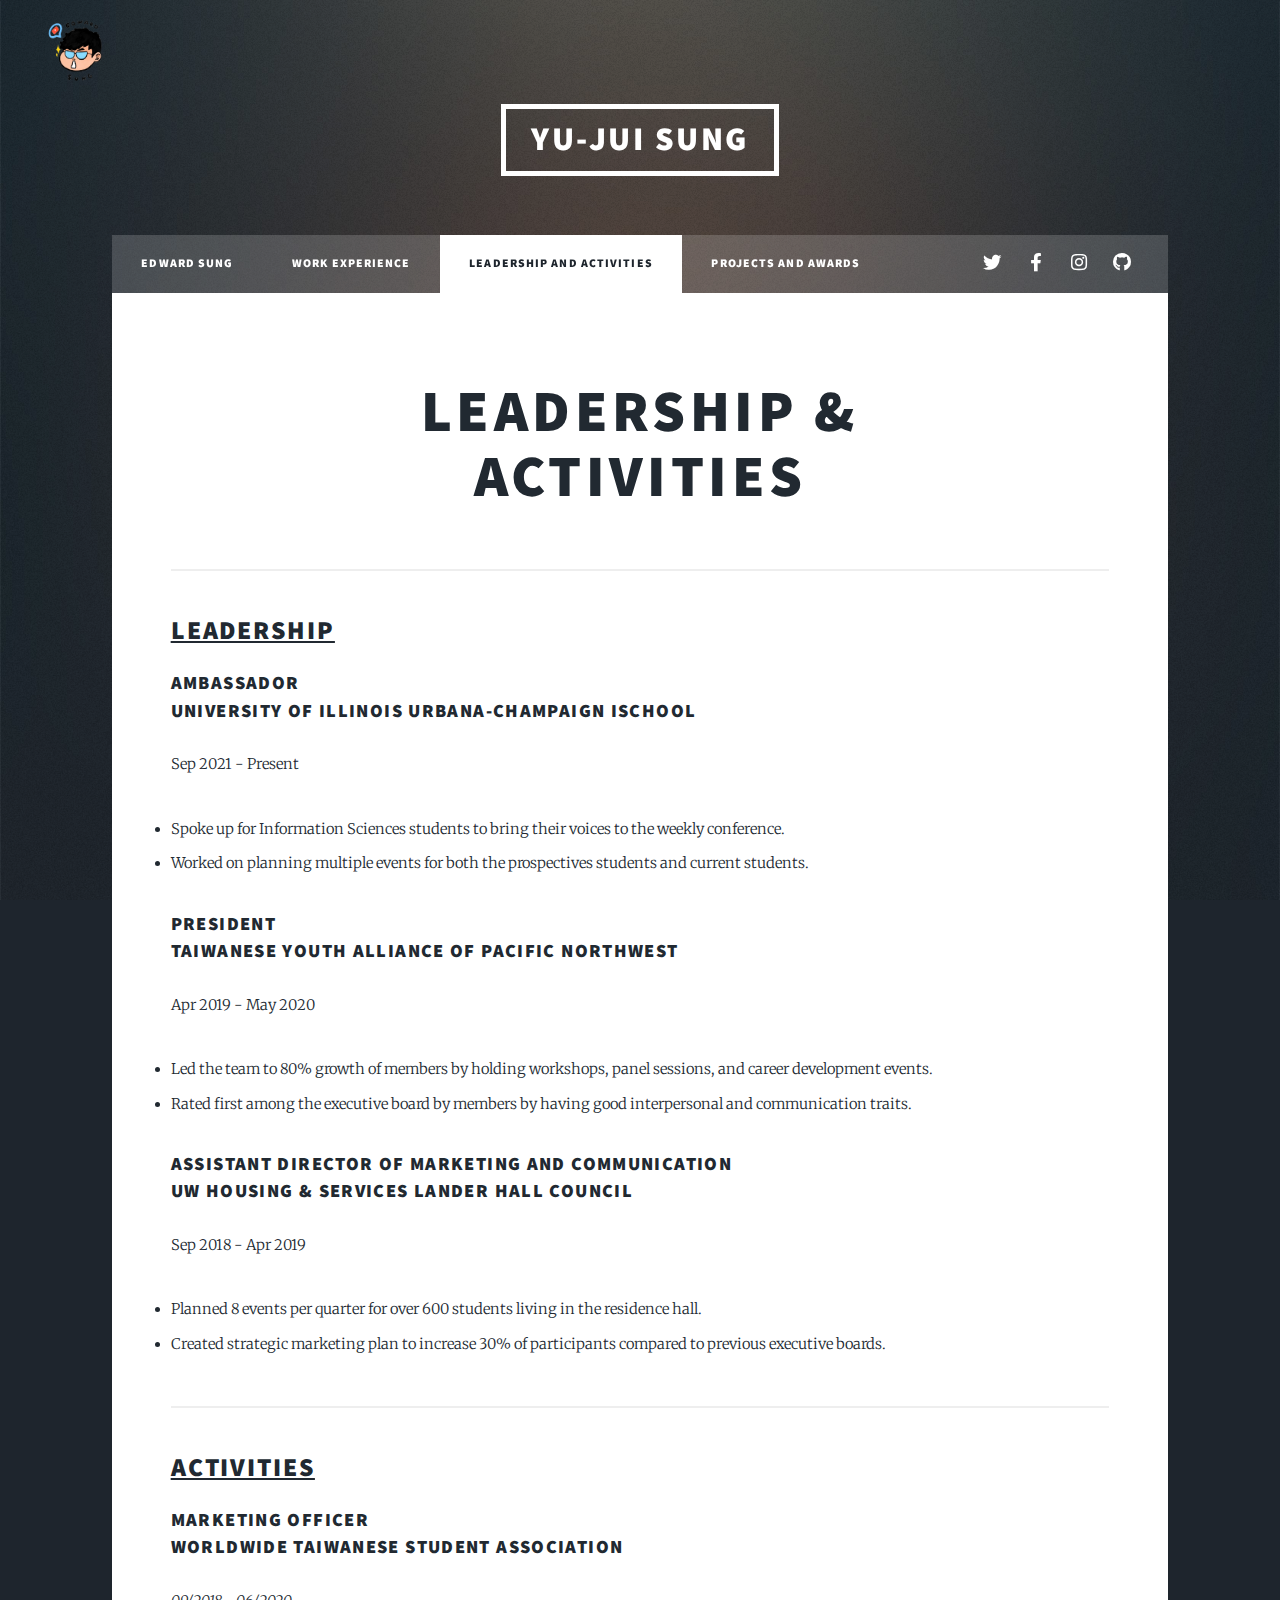
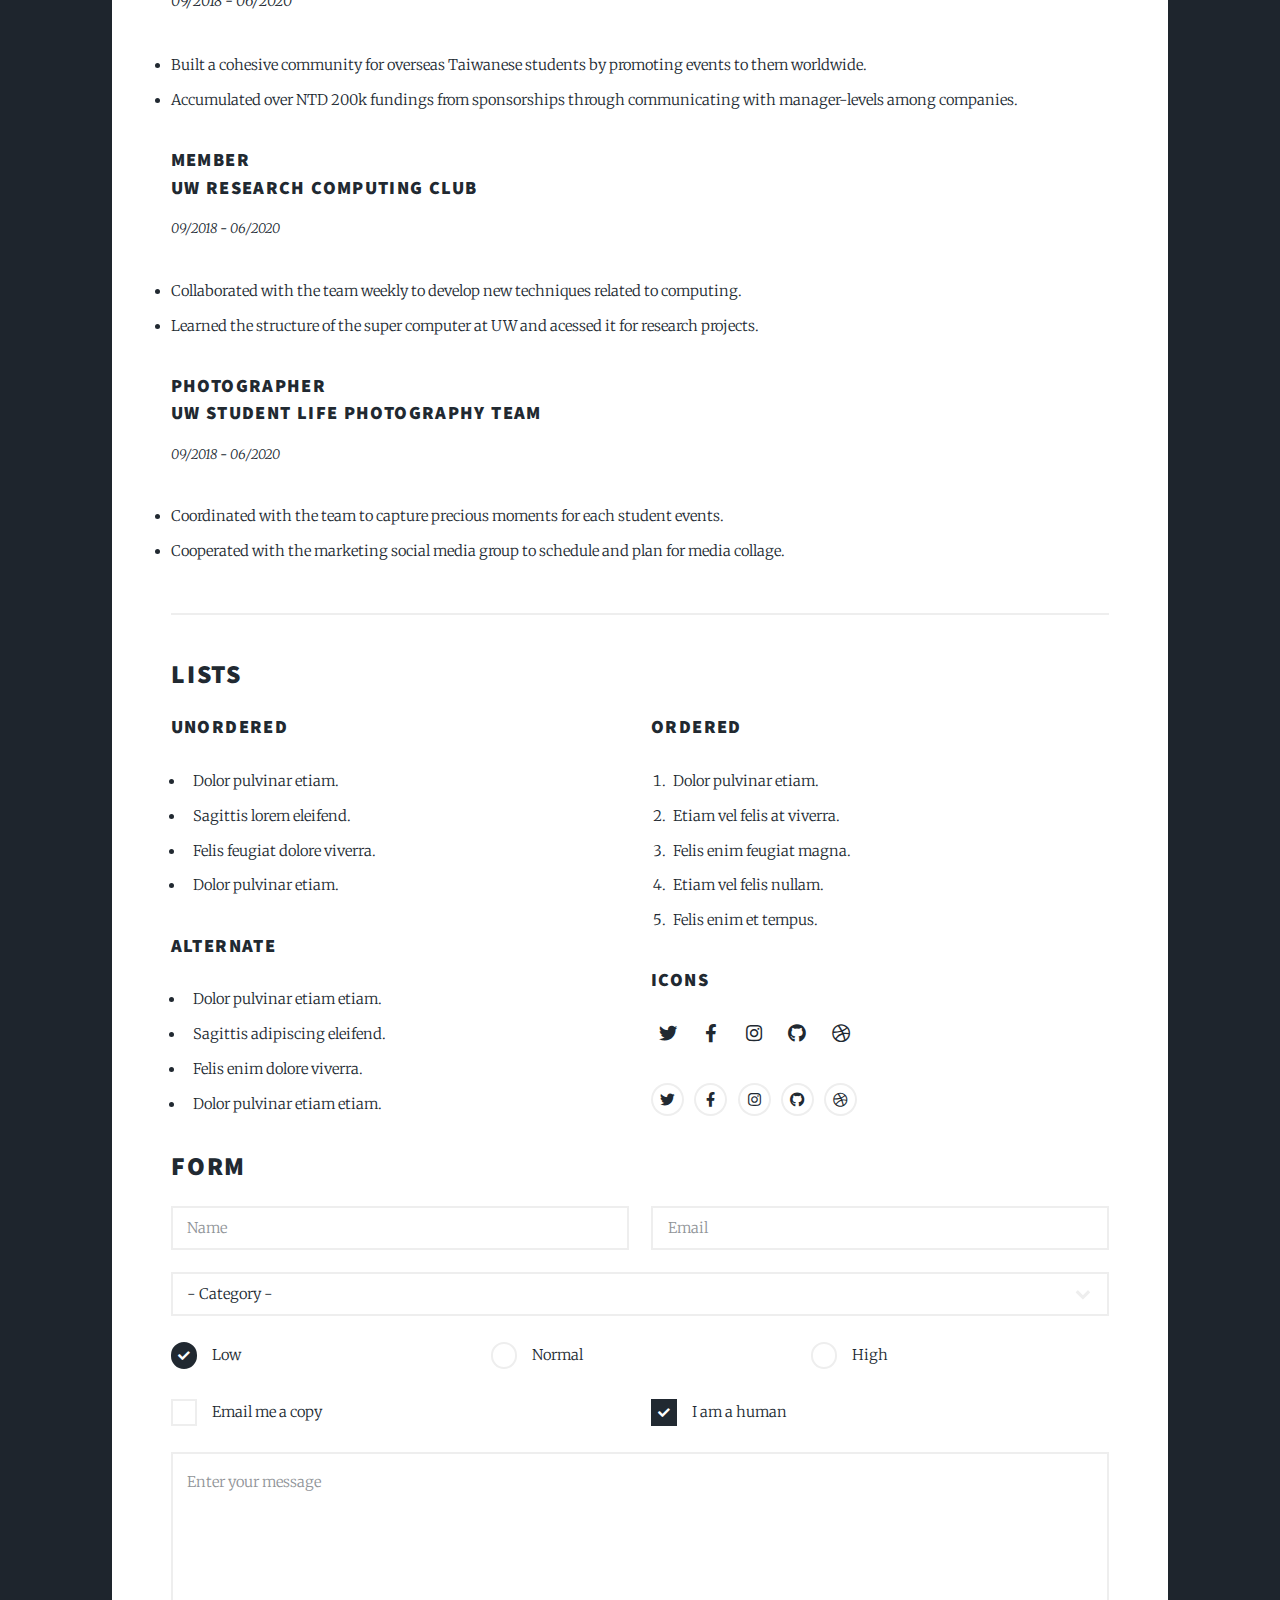
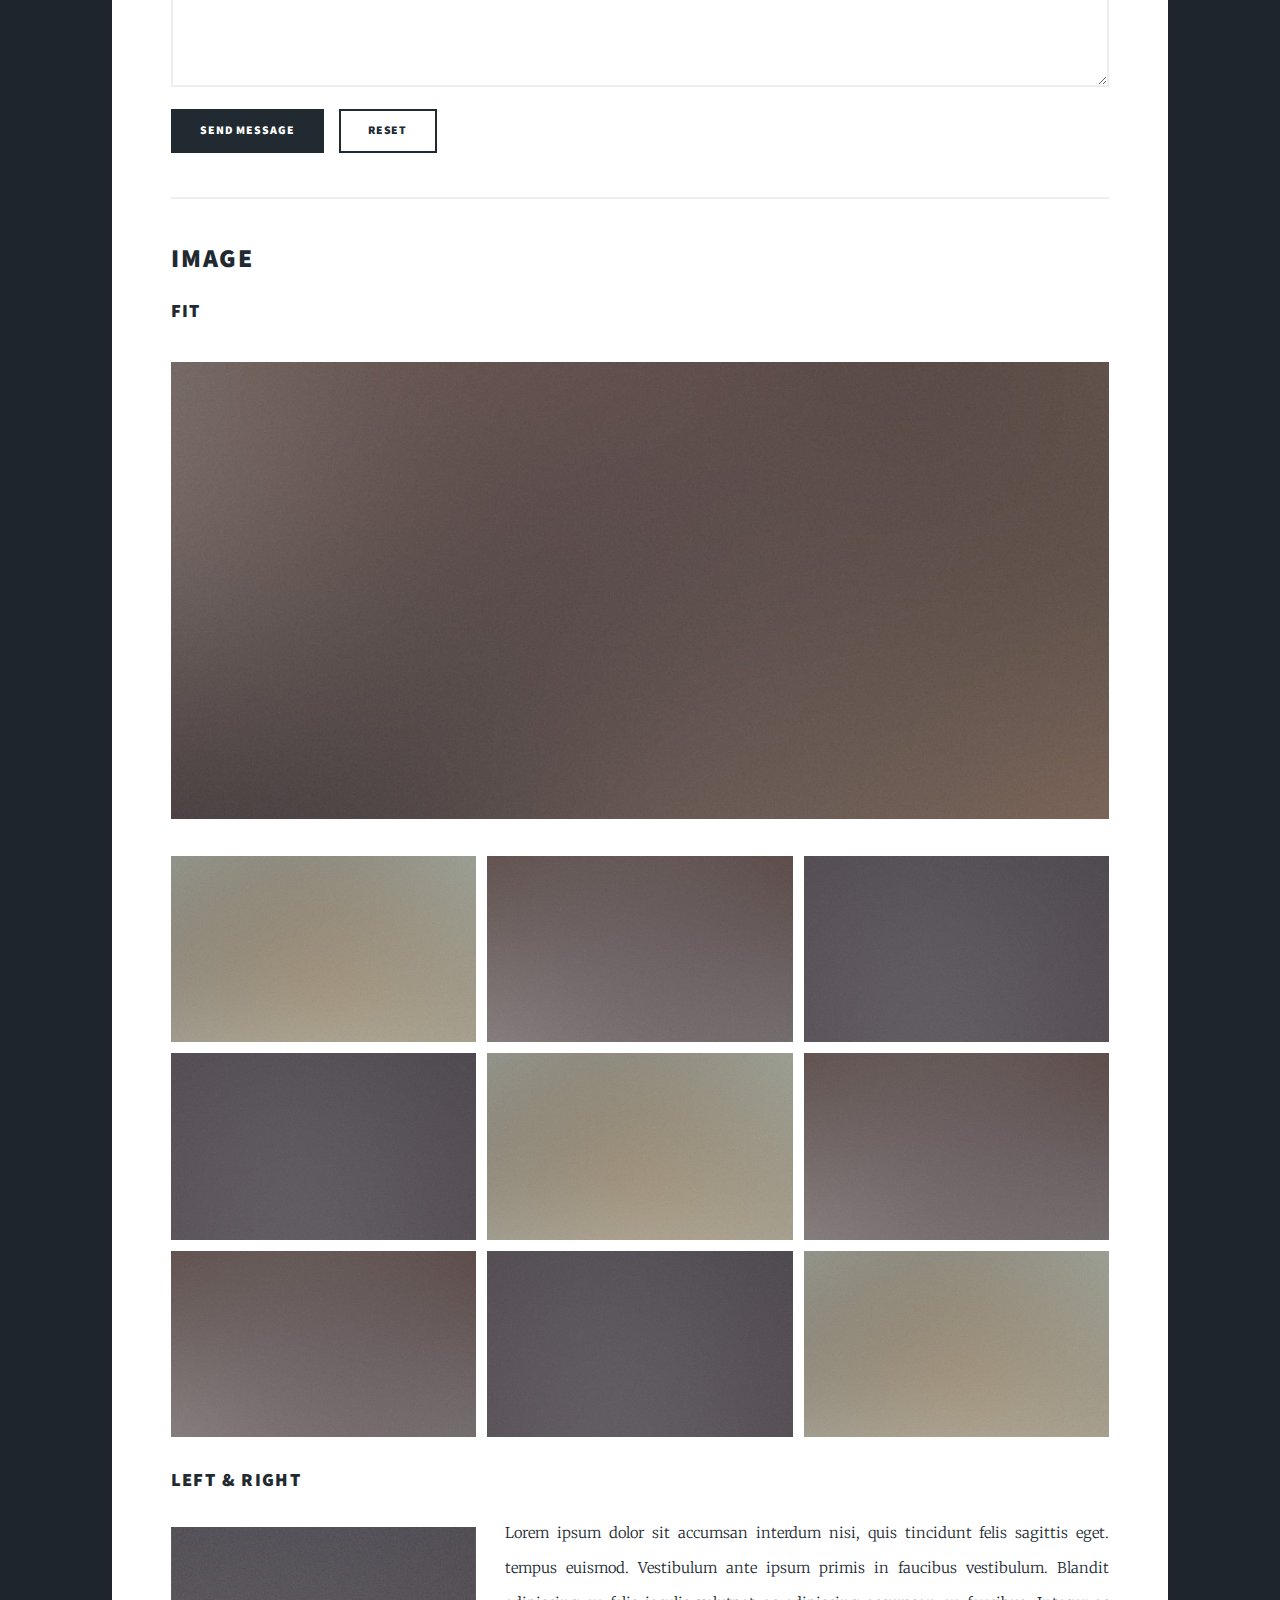
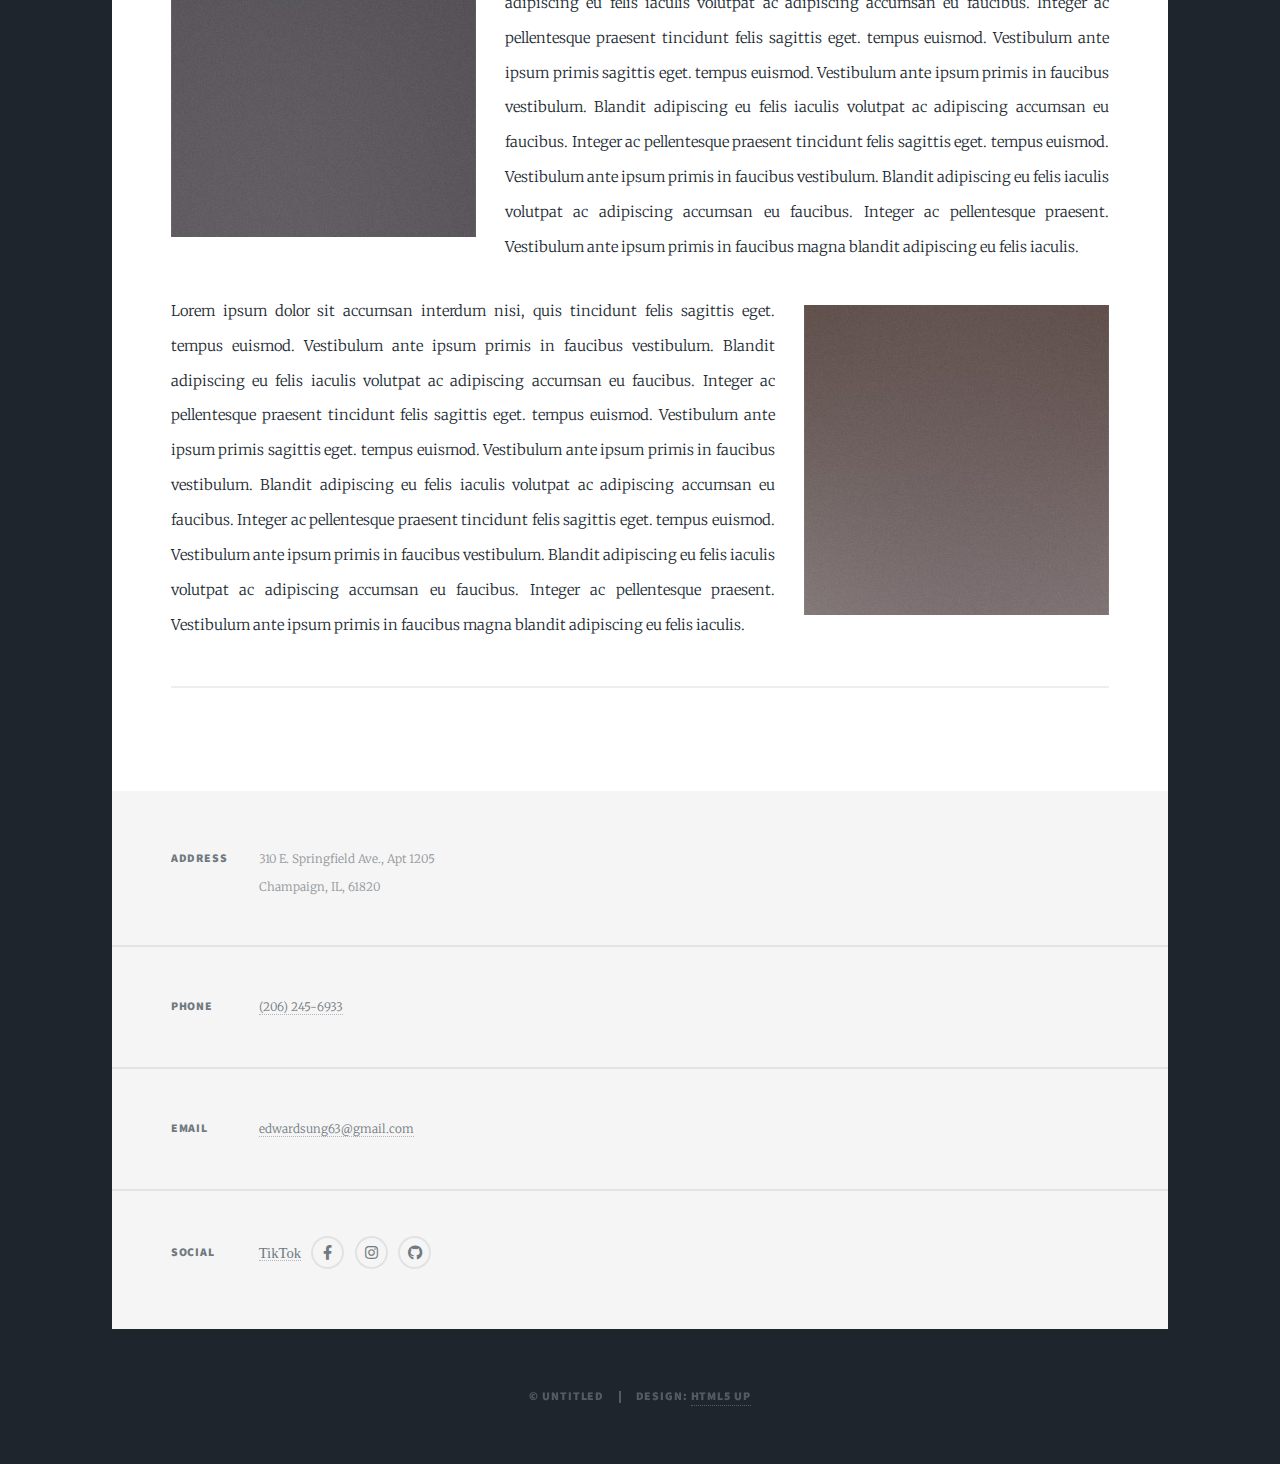
<file: elements.html>
<!DOCTYPE HTML>
<!--
	Massively by HTML5 UP
	html5up.net | @ajlkn
	Free for personal and commercial use under the CCA 3.0 license (html5up.net/license)
-->
<html>
	<head>
		<!-- Global site tag (gtag.js) - Google Analytics -->
		<script async src="https://www.googletagmanager.com/gtag/js?id=G-CR6X6RD05B"></script>
		<script>
		window.dataLayer = window.dataLayer || [];
		function gtag(){dataLayer.push(arguments);}
		gtag('js', new Date());

		gtag('config', 'G-CR6X6RD05B');
		</script>


		<title>Leadership and Awards</title>
		<meta charset="utf-8" />
		<meta name="viewport" content="width=device-width, initial-scale=1, user-scalable=no" />
		<link rel="stylesheet" href="assets/css/main.css" />
		<noscript><link rel="stylesheet" href="assets/css/noscript.css" /></noscript>
	</head>
	<body class="is-preload">

		<!-- Wrapper -->
			<div id="wrapper">
				<div id="logo"> 
					<img src="images/logo.png" width = "80" height = "80"> 
				</div> 
				<!-- Header -->
					<header id="header">
						<a href="index.html" class="logo">Yu-Jui Sung</a>
					</header>

				<!-- Nav -->
					<nav id="nav">
						<ul class="links">
							<li><a href="index.html">Edward Sung</a></li>
							<li><a href="generic.html">Work Experience</a></li>
							<li class="active"><a href="elements.html">Leadership and Activities</a></li>
							<li><a href="projects.html">Projects and Awards</a></li>
						</ul>
						<ul class="icons">
							<li><a href="#" class="icon brands fa-twitter"><span class="label">Twitter</span></a></li>
							<li><a href="#" class="icon brands fa-facebook-f"><span class="label">Facebook</span></a></li>
							<li><a href="#" class="icon brands fa-instagram"><span class="label">Instagram</span></a></li>
							<li><a href="#" class="icon brands fa-github"><span class="label">GitHub</span></a></li>
						</ul>
					</nav>

				<!-- Main -->
					<div id="main">

						<!-- Post -->
							<section class="post">
								<header class="major">
									<h1>Leadership & <br />
									Activities</h1>
								</header>
								<hr>
								<!-- Text stuff -->
								<h2><u>Leadership</u></h2>
									<h3>Ambassador </br>
									University of Illinois Urbana-Champaign iSchool</h3>
									<p>Sep 2021 - Present</p>
									<p>
										<li>Spoke up for Information Sciences students to bring their voices to the weekly conference.</li>
										<li>Worked on planning multiple events for both the prospectives students and current students.</li>
									</p>
									<h3>President </br>
									Taiwanese Youth Alliance of Pacific Northwest</h3>
									<p>Apr 2019 - May 2020</p>
									<p>
										<li>Led the team to 80% growth of members by holding workshops, panel sessions, and career development events.</li>
										<li>Rated first among the executive board by members by having good interpersonal and communication traits.</li>
									</p>
									<h3>Assistant Director of Marketing and Communication </br>
									UW Housing & Services Lander Hall Council</h3>
									<p>Sep 2018 - Apr 2019</p>
									<p>
										<li>Planned 8 events per quarter for over 600 students living in the residence hall.</li>
										<li>Created strategic marketing plan to increase 30% of participants compared to previous executive boards.</li>
									</p>

									<hr>
								
										<header>
											<h2><u>Activities</u></h2>
												<dt><h3>Marketing Officer</br>
													Worldwide Taiwanese Student Association</h3></dt>
												<p>09/2018 - 06/2020</p>
												<dd>
													<p>
														<li>Built a cohesive community for overseas Taiwanese students by promoting events to them worldwide.</li>
														<li>Accumulated over NTD 200k fundings from sponsorships through communicating with manager-levels among companies.</li>
													</p>
												</dd>
												<h3>Member</br>
													UW Research Computing Club</h3>
												<p>09/2018 - 06/2020</p>
												<p>
													<li>Collaborated with the team weekly to develop new techniques related to computing.</li>
													<li>Learned the structure of the super computer at UW and acessed it for research projects.</li>
												</p>
												<h3>Photographer </br>
													UW Student Life Photography Team</h3>
												<p>09/2018 - 06/2020</p>
												<p>
													<li>Coordinated with the team to capture precious moments for each student events.</li>
													<li>Cooperated with the marketing social media group to schedule and plan for media collage.</li>
												</p>
										</header>
	
									</dl>
									
									<hr />

								<!-- Lists -->
									<h2>Lists</h2>
									<div class="row">
										<div class="col-6 col-12-small">

											<h3>Unordered</h3>
											<ul>
												<li>Dolor pulvinar etiam.</li>
												<li>Sagittis lorem eleifend.</li>
												<li>Felis feugiat dolore viverra.</li>
												<li>Dolor pulvinar etiam.</li>
											</ul>

											<h3>Alternate</h3>
											<ul class="alt">
												<li>Dolor pulvinar etiam etiam.</li>
												<li>Sagittis adipiscing eleifend.</li>
												<li>Felis enim dolore viverra.</li>
												<li>Dolor pulvinar etiam etiam.</li>
											</ul>

										</div>
										<div class="col-6 col-12-small">

											<h3>Ordered</h3>
											<ol>
												<li>Dolor pulvinar etiam.</li>
												<li>Etiam vel felis at viverra.</li>
												<li>Felis enim feugiat magna.</li>
												<li>Etiam vel felis nullam.</li>
												<li>Felis enim et tempus.</li>
											</ol>

											<h3>Icons</h3>
											<ul class="icons">
												<li><a href="#" class="icon brands fa-twitter"><span class="label">Twitter</span></a></li>
												<li><a href="#" class="icon brands fa-facebook-f"><span class="label">Facebook</span></a></li>
												<li><a href="#" class="icon brands fa-instagram"><span class="label">Instagram</span></a></li>
												<li><a href="#" class="icon brands fa-github"><span class="label">Github</span></a></li>
												<li><a href="#" class="icon brands fa-dribbble"><span class="label">Dribbble</span></a></li>
											</ul>
											<ul class="icons alt">
												<li><a href="#" class="icon brands alt fa-twitter"><span class="label">Twitter</span></a></li>
												<li><a href="#" class="icon brands alt fa-facebook-f"><span class="label">Facebook</span></a></li>
												<li><a href="#" class="icon brands alt fa-instagram"><span class="label">Instagram</span></a></li>
												<li><a href="#" class="icon brands alt fa-github"><span class="label">Github</span></a></li>
												<li><a href="#" class="icon brands alt fa-dribbble"><span class="label">Dribbble</span></a></li>
											</ul>

										</div>
									</div>
								<!-- Form -->
									<h2>Form</h2>

									<form method="post" action="#">
										<div class="row gtr-uniform">
											<div class="col-6 col-12-xsmall">
												<input type="text" name="demo-name" id="demo-name" value="" placeholder="Name" />
											</div>
											<div class="col-6 col-12-xsmall">
												<input type="email" name="demo-email" id="demo-email" value="" placeholder="Email" />
											</div>
											<!-- Break -->
											<div class="col-12">
												<select name="demo-category" id="demo-category">
													<option value="">- Category -</option>
													<option value="1">Manufacturing</option>
													<option value="1">Shipping</option>
													<option value="1">Administration</option>
													<option value="1">Human Resources</option>
												</select>
											</div>
											<!-- Break -->
											<div class="col-4 col-12-small">
												<input type="radio" id="demo-priority-low" name="demo-priority" checked>
												<label for="demo-priority-low">Low</label>
											</div>
											<div class="col-4 col-12-small">
												<input type="radio" id="demo-priority-normal" name="demo-priority">
												<label for="demo-priority-normal">Normal</label>
											</div>
											<div class="col-4 col-12-small">
												<input type="radio" id="demo-priority-high" name="demo-priority">
												<label for="demo-priority-high">High</label>
											</div>
											<!-- Break -->
											<div class="col-6 col-12-small">
												<input type="checkbox" id="demo-copy" name="demo-copy">
												<label for="demo-copy">Email me a copy</label>
											</div>
											<div class="col-6 col-12-small">
												<input type="checkbox" id="demo-human" name="demo-human" checked>
												<label for="demo-human">I am a human</label>
											</div>
											<!-- Break -->
											<div class="col-12">
												<textarea name="demo-message" id="demo-message" placeholder="Enter your message" rows="6"></textarea>
											</div>
											<!-- Break -->
											<div class="col-12">
												<ul class="actions">
													<li><input type="submit" value="Send Message" class="primary" /></li>
													<li><input type="reset" value="Reset" /></li>
												</ul>
											</div>
										</div>
									</form>

									<hr />

								<!-- Image -->
									<h2>Image</h2>

									<h3>Fit</h3>
									<span class="image fit"><img src="images/pic01.jpg" alt="" /></span>
									<div class="box alt">
										<div class="row gtr-50 gtr-uniform">
											<div class="col-4"><span class="image fit"><img src="images/pic02.jpg" alt="" /></span></div>
											<div class="col-4"><span class="image fit"><img src="images/pic03.jpg" alt="" /></span></div>
											<div class="col-4"><span class="image fit"><img src="images/pic04.jpg" alt="" /></span></div>
											<!-- Break -->
											<div class="col-4"><span class="image fit"><img src="images/pic04.jpg" alt="" /></span></div>
											<div class="col-4"><span class="image fit"><img src="images/pic02.jpg" alt="" /></span></div>
											<div class="col-4"><span class="image fit"><img src="images/pic03.jpg" alt="" /></span></div>
											<!-- Break -->
											<div class="col-4"><span class="image fit"><img src="images/pic03.jpg" alt="" /></span></div>
											<div class="col-4"><span class="image fit"><img src="images/pic04.jpg" alt="" /></span></div>
											<div class="col-4"><span class="image fit"><img src="images/pic02.jpg" alt="" /></span></div>
										</div>
									</div>

									<h3>Left &amp; Right</h3>
									<p><span class="image left"><img src="images/pic08.jpg" alt="" /></span>Lorem ipsum dolor sit accumsan interdum nisi, quis tincidunt felis sagittis eget. tempus euismod. Vestibulum ante ipsum primis in faucibus vestibulum. Blandit adipiscing eu felis iaculis volutpat ac adipiscing accumsan eu faucibus. Integer ac pellentesque praesent tincidunt felis sagittis eget. tempus euismod. Vestibulum ante ipsum primis sagittis eget. tempus euismod. Vestibulum ante ipsum primis in faucibus vestibulum. Blandit adipiscing eu felis iaculis volutpat ac adipiscing accumsan eu faucibus. Integer ac pellentesque praesent tincidunt felis sagittis eget. tempus euismod. Vestibulum ante ipsum primis in faucibus vestibulum. Blandit adipiscing eu felis iaculis volutpat ac adipiscing accumsan eu faucibus. Integer ac pellentesque praesent. Vestibulum ante ipsum primis in faucibus magna blandit adipiscing eu felis iaculis.</p>
									<p><span class="image right"><img src="images/pic09.jpg" alt="" /></span>Lorem ipsum dolor sit accumsan interdum nisi, quis tincidunt felis sagittis eget. tempus euismod. Vestibulum ante ipsum primis in faucibus vestibulum. Blandit adipiscing eu felis iaculis volutpat ac adipiscing accumsan eu faucibus. Integer ac pellentesque praesent tincidunt felis sagittis eget. tempus euismod. Vestibulum ante ipsum primis sagittis eget. tempus euismod. Vestibulum ante ipsum primis in faucibus vestibulum. Blandit adipiscing eu felis iaculis volutpat ac adipiscing accumsan eu faucibus. Integer ac pellentesque praesent tincidunt felis sagittis eget. tempus euismod. Vestibulum ante ipsum primis in faucibus vestibulum. Blandit adipiscing eu felis iaculis volutpat ac adipiscing accumsan eu faucibus. Integer ac pellentesque praesent. Vestibulum ante ipsum primis in faucibus magna blandit adipiscing eu felis iaculis.</p>

									<hr />

								</section>

					</div>

				<!-- Footer -->
					<footer id="footer">
						<section class="split contact">
							<section class="alt">
								<h3>Address</h3>
								<p>310 E. Springfield Ave., Apt 1205<br />
								Champaign, IL, 61820</p>
							</section>
							<section>
								<h3>Phone</h3>
								<p><a href="#">(206) 245-6933</a></p>
							</section>
							<section>
								<h3>Email</h3>
								<p><a href="#">edwardsung63@gmail.com</a></p>
							</section>
							<section>
								<h3>Social</h3>
								<ul class="icons alt">
									
									<li><a href="https://www.tiktok.com/@edwardsung63?" class="fab fa-tiktok"><span class="label">TikTok</span></a></li>
									<li><a href="https://www.facebook.com/profile.php?id=100004248663361" class="icon brands alt fa-facebook-f"><span class="label">Facebook</span></a></li>
									<li><a href="https://www.instagram.com/edwardsung63/" class="icon brands alt fa-instagram"><span class="label">Instagram</span></a></li>
									<li><a href="https://github.com/edwardsungYuJui" class="icon brands alt fa-github"><span class="label">GitHub</span></a></li>
								</ul>
							</section>
						</section>
					</footer>

				<!-- Copyright -->
					<div id="copyright">
						<ul><li>&copy; Untitled</li><li>Design: <a href="https://html5up.net">HTML5 UP</a></li></ul>
					</div>

			</div>

		<!-- Scripts -->
			<script src="assets/js/jquery.min.js"></script>
			<script src="assets/js/jquery.scrollex.min.js"></script>
			<script src="assets/js/jquery.scrolly.min.js"></script>
			<script src="assets/js/browser.min.js"></script>
			<script src="assets/js/breakpoints.min.js"></script>
			<script src="assets/js/util.js"></script>
			<script src="assets/js/main.js"></script>

	</body>
</html>
</file>
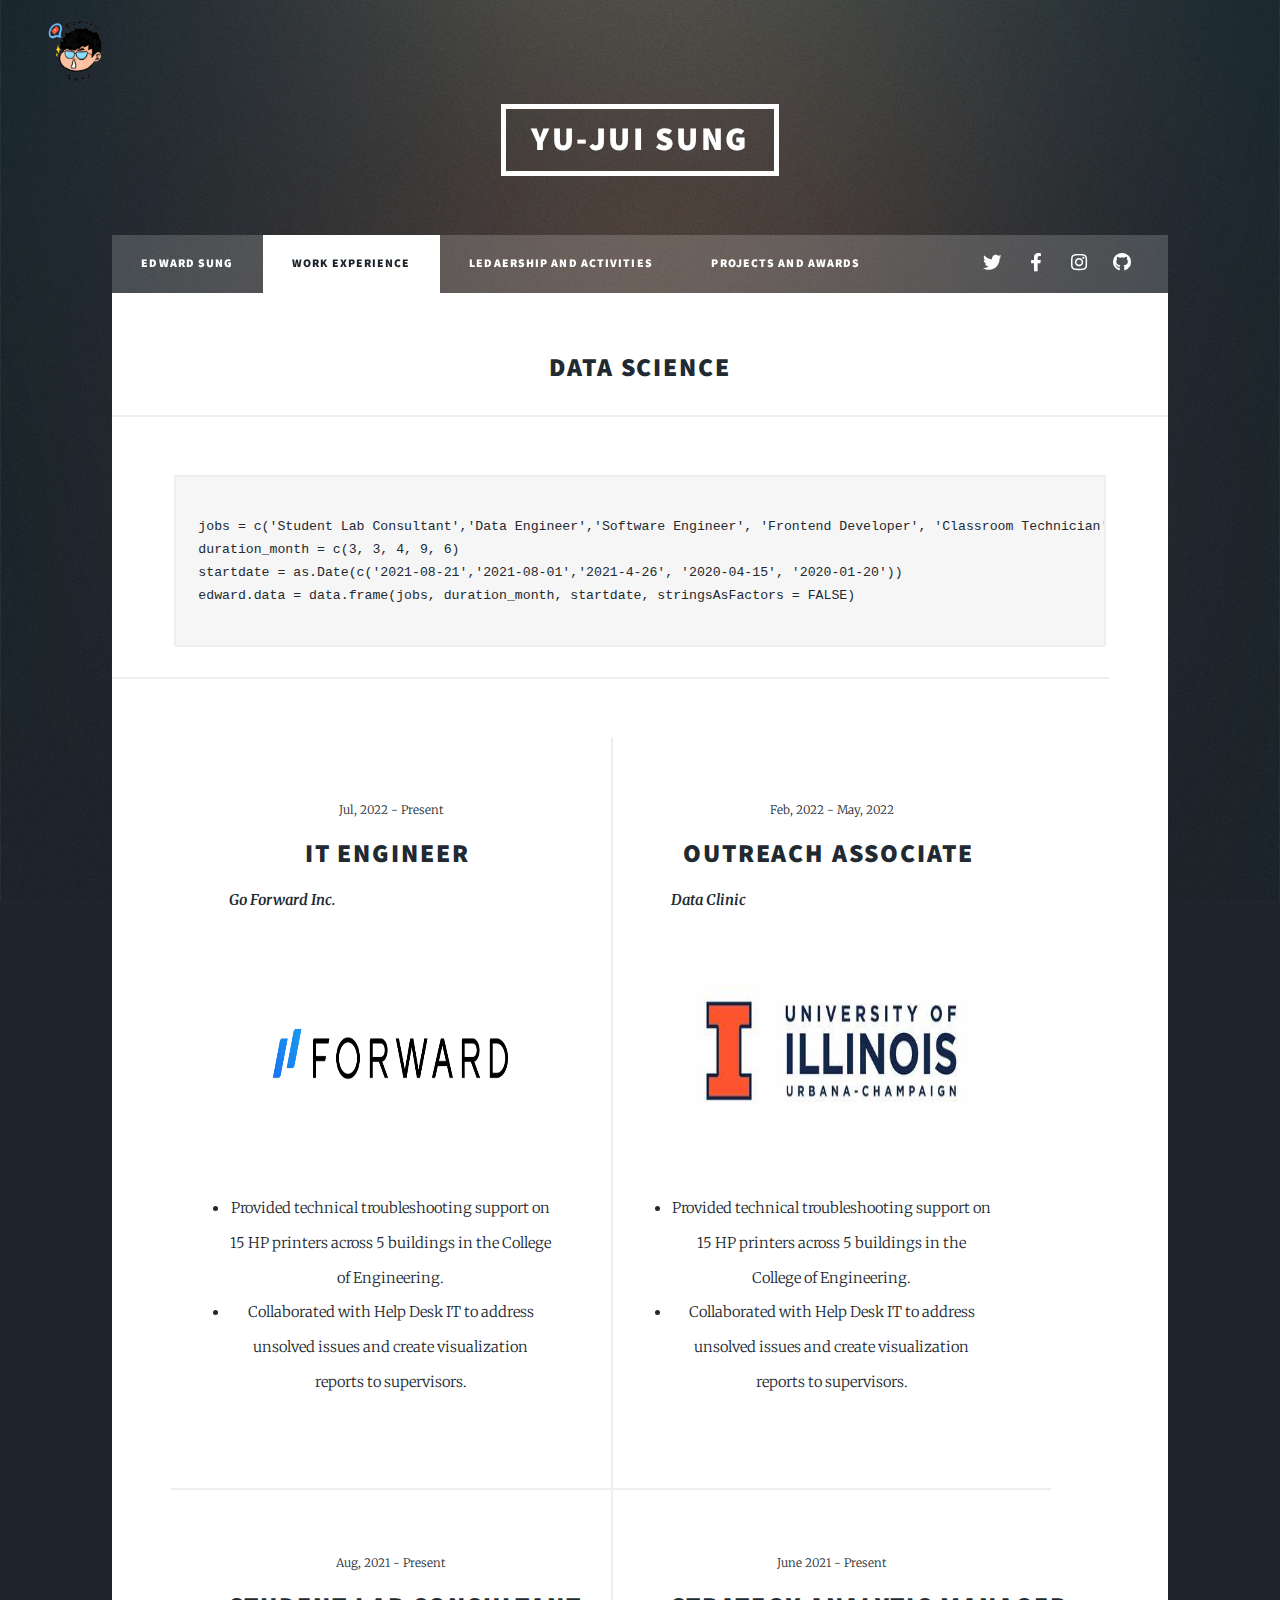
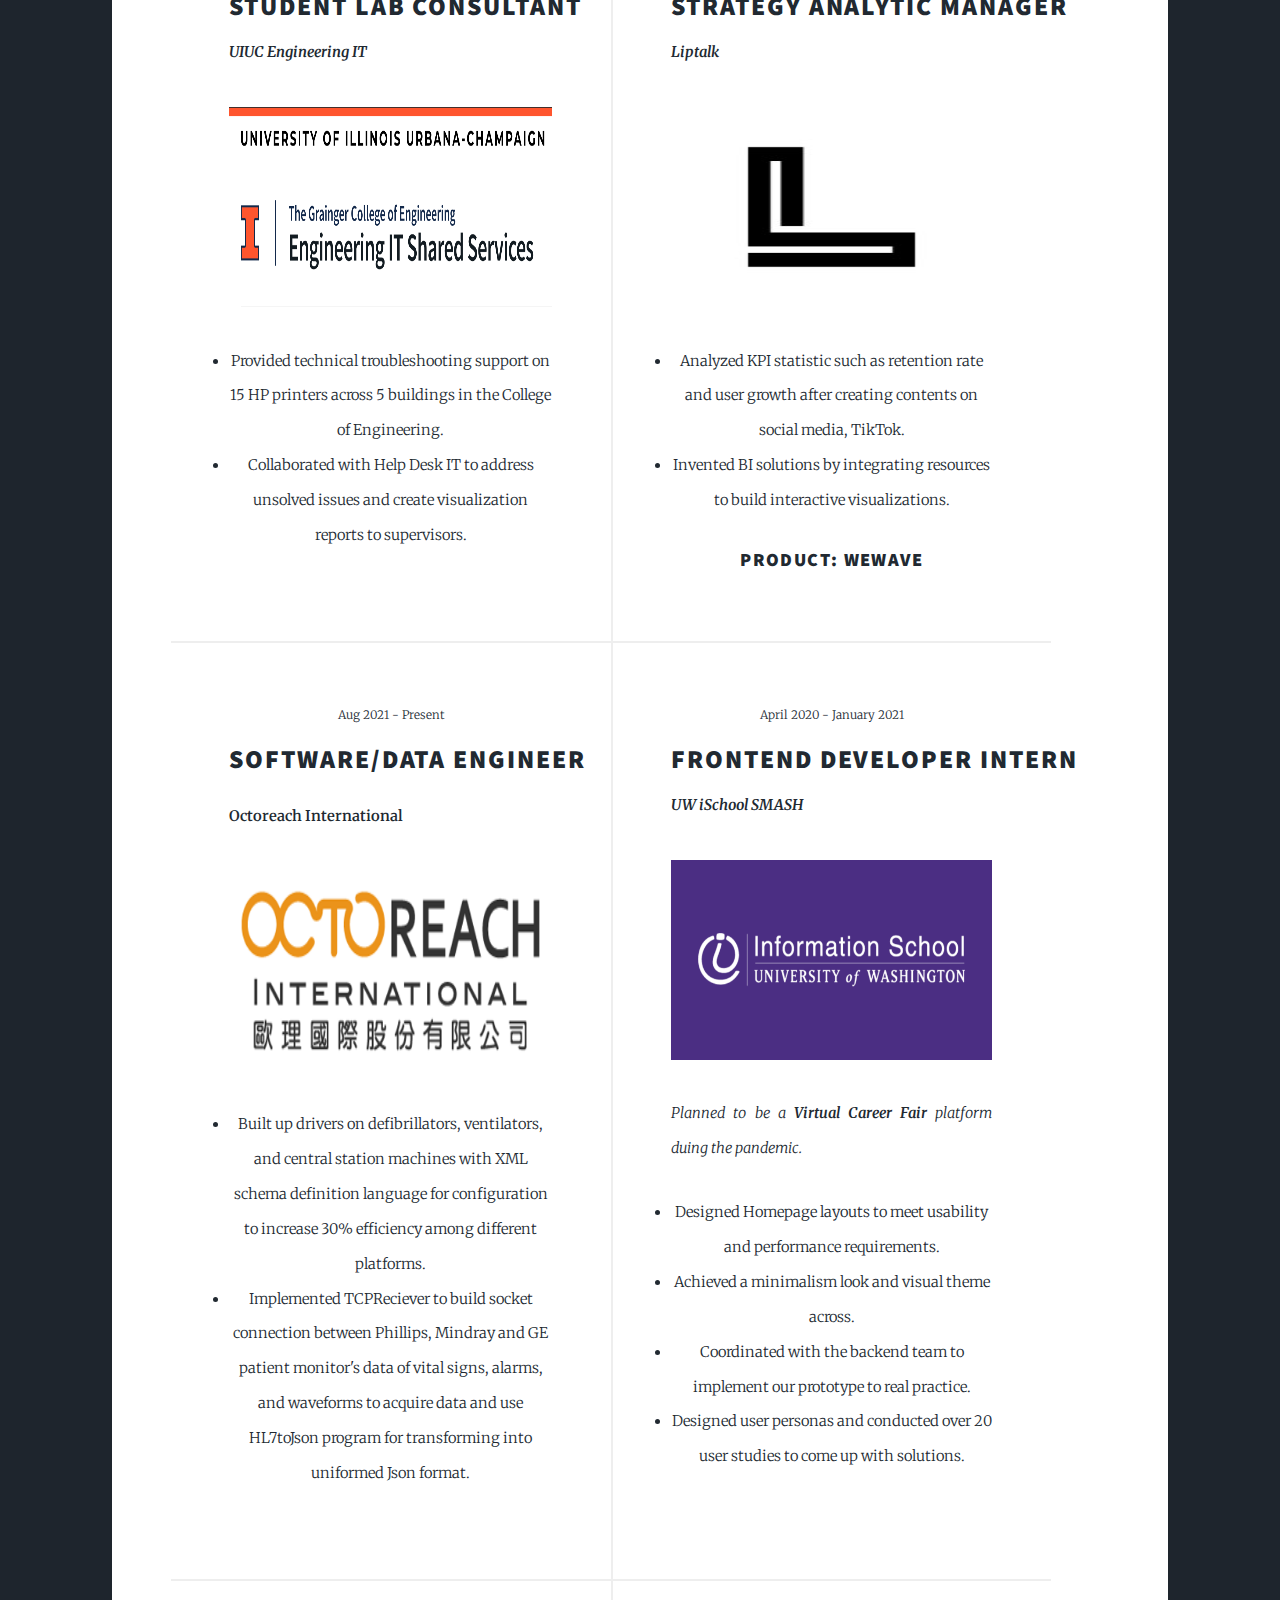
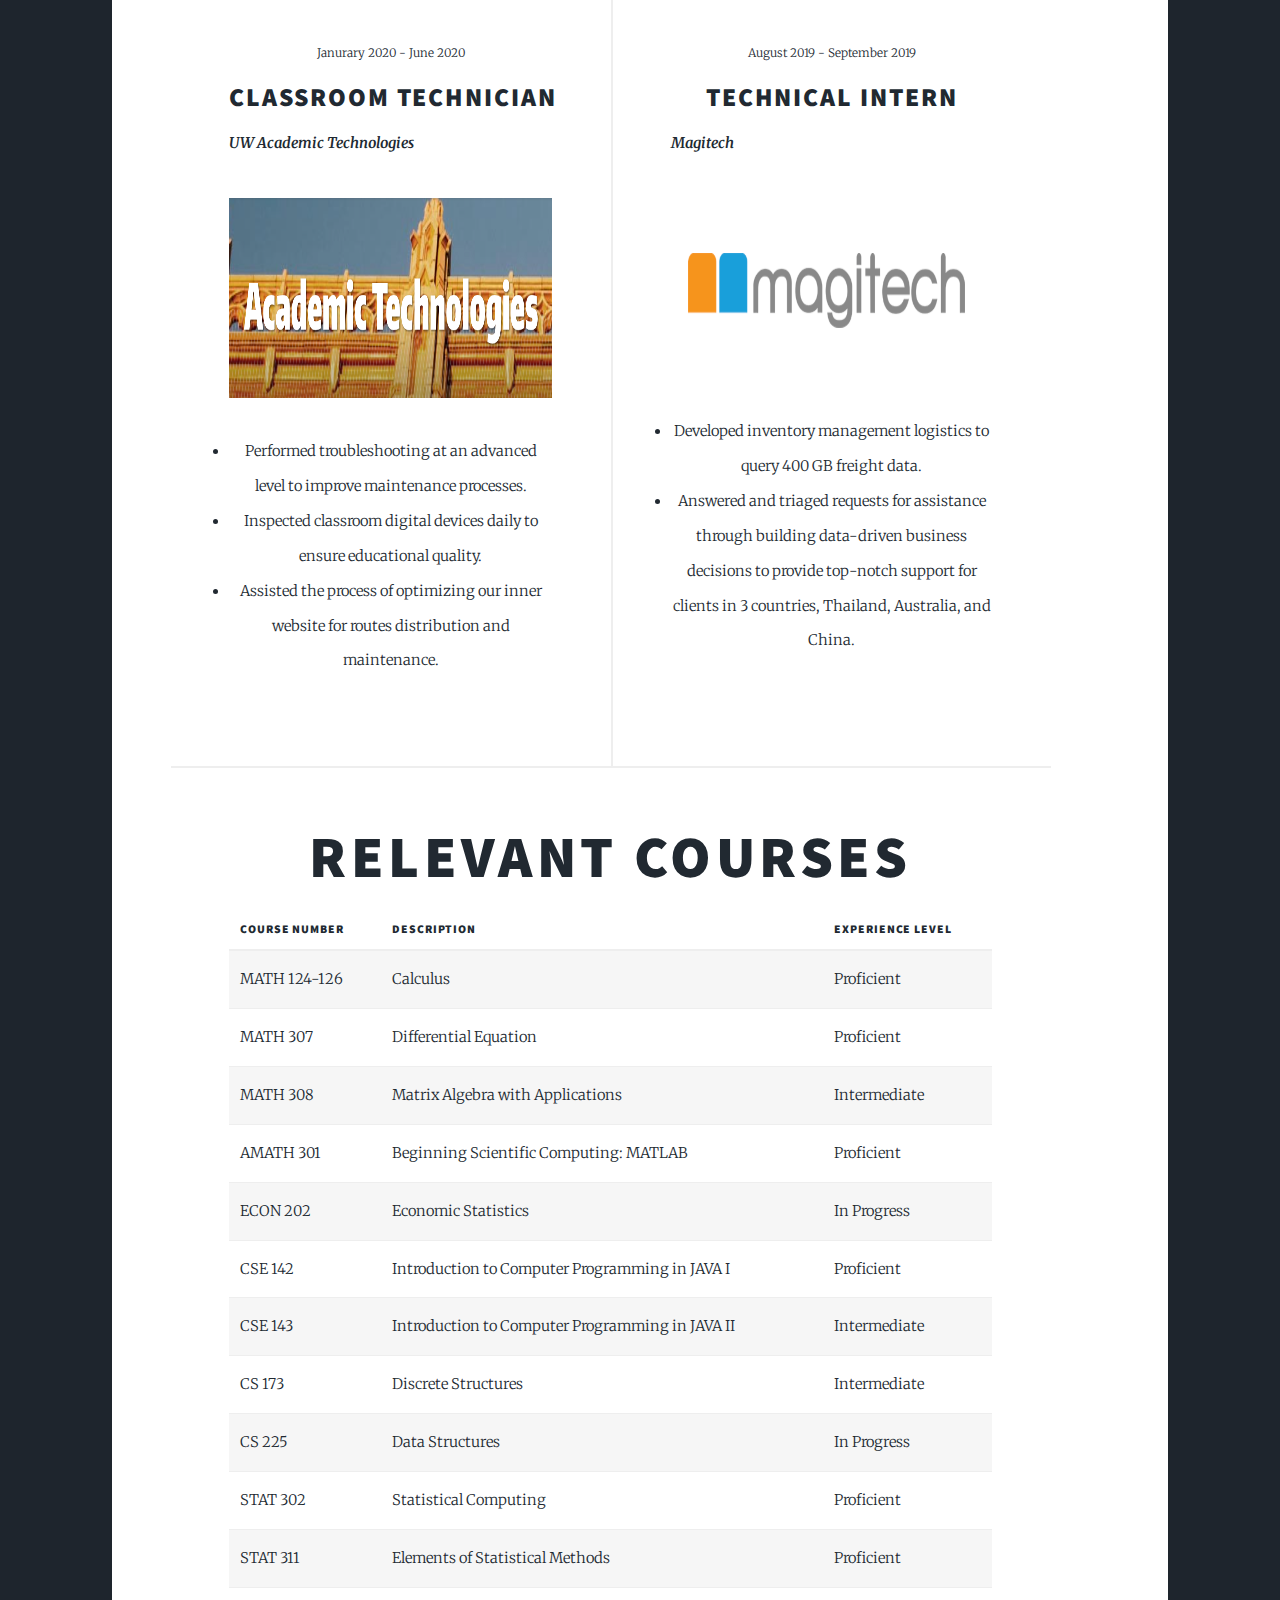
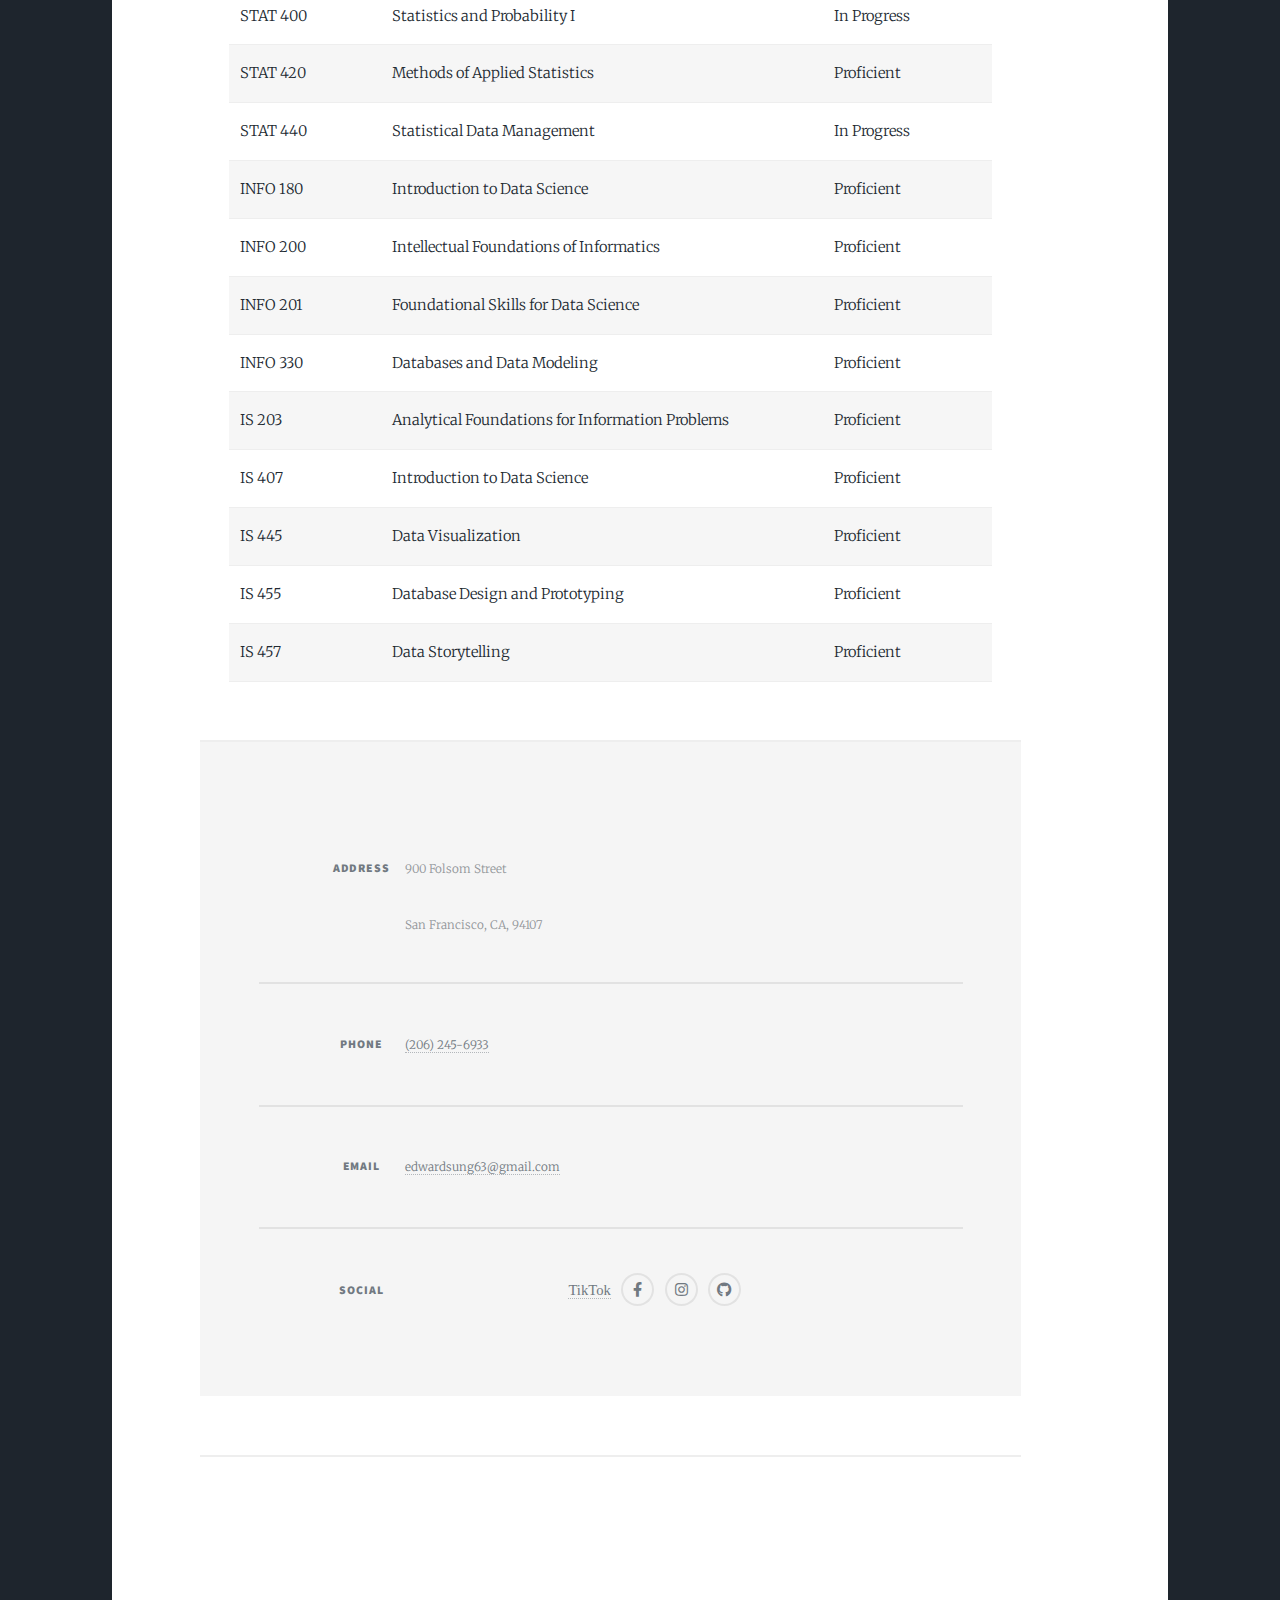
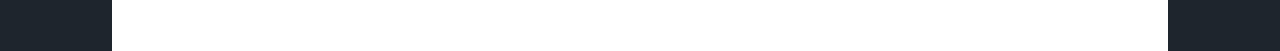
<file: generic.html>
<!DOCTYPE HTML>
<!--
	Massively by HTML5 UP
	html5up.net | @ajlkn
	Free for personal and commercial use under the CCA 3.0 license (html5up.net/license)
-->
<html>
	<head>
		<!-- Global site tag (gtag.js) - Google Analytics -->
		<script async src="https://www.googletagmanager.com/gtag/js?id=G-CR6X6RD05B"></script>
		<script>
		window.dataLayer = window.dataLayer || [];
		function gtag(){dataLayer.push(arguments);}
		gtag('js', new Date());

		gtag('config', 'G-CR6X6RD05B');
		</script>

		<title>Work Experience Page - Massively by HTML5 UP</title>
		<meta charset="utf-8" />
		<meta name="viewport" content="width=device-width, initial-scale=1, user-scalable=no" />
		<link rel="stylesheet" href="assets/css/main.css" />
		<noscript><link rel="stylesheet" href="assets/css/noscript.css" /></noscript>
	</head>
	<body class="is-preload">

		<!-- Wrapper -->
			<div id="wrapper">
				<div id="logo"> 
					<img src="images/logo.png" width = "80" height = "80"> 
				</div> 
				<!-- Header -->
					<header id="header">
						<a href="index.html" class="logo">Yu-jui Sung</a>
					</header>

				<!-- Nav -->
					<nav id="nav">
						<ul class="links">
							<li><a href="index.html">Edward Sung</a></li>
							<li class="active"><a href="generic.html">Work Experience</a></li>
							<li><a href="elements.html">Ledaership and Activities</a></li>
							<li><a href="projects.html">Projects and Awards</a></li>
						</ul>
						<ul class="icons">
							<li><a href="#" class="icon brands fa-twitter"><span class="label">Twitter</span></a></li>
							<li><a href="#" class="icon brands fa-facebook-f"><span class="label">Facebook</span></a></li>
							<li><a href="#" class="icon brands fa-instagram"><span class="label">Instagram</span></a></li>
							<li><a href="#" class="icon brands fa-github"><span class="label">GitHub</span></a></li>
						</ul>
					</nav>

				<!-- Main -->
					<div id="main">
						<!-- Preformatted Code -->
							<h2>Data Science</h2>
							<style>
								h2 {text-align: center;}
							</style>
							<pre><code>
jobs = c('Student Lab Consultant','Data Engineer','Software Engineer', 'Frontend Developer', 'Classroom Technician')
duration_month = c(3, 3, 4, 9, 6)
startdate = as.Date(c('2021-08-21','2021-08-01','2021-4-26', '2020-04-15', '2020-01-20'))
edward.data = data.frame(jobs, duration_month, startdate, stringsAsFactors = FALSE)
							</code></pre>	
					<!-- Posts -->
					<div id="main">
						<!-- Posts -->
						<section class="posts">
							<article>
								<header>
									<span class="date">Jul, 2022 - Present</span>
									<h2>IT&nbsp;Engineer&nbsp;</h2>
									<p><b>Go Forward Inc.</b></p>
								</header>
								<a href="#" class="image fit"><img src="images/goforward" alt="" width= auto height= 200/></a>
								<div id = "align-left-work">
									<p> 
										<li>Provided technical troubleshooting support on 15 HP printers across 5 buildings in the College of Engineering.</li>
										<li>Collaborated with Help Desk IT to address unsolved issues and create visualization reports to supervisors.</li>
									</p>
								</div>
							</article>
							<article>
								<header>
									<span class="date">Feb, 2022 - May, 2022</span>
									<h2>Outreach&nbsp;Associate&nbsp;</h2>
									<p><b>Data Clinic</b></p>
								</header>
								<a href="#" class="image fit"><img src="images/uiuc.jpeg" alt="" width= auto height= 200/></a>
								<div id = "align-left-work">
									<p> 
										<li>Provided technical troubleshooting support on 15 HP printers across 5 buildings in the College of Engineering.</li>
										<li>Collaborated with Help Desk IT to address unsolved issues and create visualization reports to supervisors.</li>
									</p>
								</div>
							</article>
							<article>
								<header>
									<span class="date">Aug, 2021 - Present</span>
									<h2>Student&nbsp;Lab&nbsp;Consultant</h2>
									<p><b>UIUC Engineering IT</b></p>
								</header>
								<a href="#" class="image fit"><img src="images/2.jpg" alt="" width= auto height= 200/></a>
								<div id = "align-left-work">
									<p> 
										<li>Provided technical troubleshooting support on 15 HP printers across 5 buildings in the College of Engineering.</li>
										<li>Collaborated with Help Desk IT to address unsolved issues and create visualization reports to supervisors.</li>
									</p>
								</div>
							</article>
							<article>
								<header>
									<span class="date">June 2021 - Present</span>
									<h2>Strategy&nbsp;Analytic&nbsp;Manager</h2>
									<p><b>Liptalk</b></p>
								</header>
								<a class="image fit"><img src="images/7.jpg" alt="" width=auto height= 200/></a>
								
								<div id = "align-left-work">
									<li>Analyzed KPI statistic such as retention rate and user growth after creating contents on social media, TikTok.</li>
									<li>Invented BI solutions by integrating resources to build interactive visualizations.</li>
								</div>
								<p><h3>Product: <a href = "https://www.wewave.app">WeWave</a> </h3>
							</article>
							<article>
								<header>
									<span class="date">Aug 2021 - Present</span>
									<div id = "title-center">
										<h2>Software/Data&nbsp;Engineer</h2>
									<p><b>Octoreach International</b></p>
									</div>
								</header>
								<a href="#" class="image fit"><img src="images/3.png" alt="" width=auto height= 200/> </a>
								<div id = "align-left-work">
									<p>
										<li>Built up drivers on defibrillators, ventilators, and central station machines with XML schema definition language for configuration to increase 30% efficiency among different platforms.</li>
										<li>Implemented TCPReciever to build socket connection between Phillips, Mindray and GE patient monitor's data of vital signs, alarms, and waveforms to acquire data and use HL7toJson program for transforming into uniformed Json format.</li>
									</p>
								</div>
							</article>
							<article>
								<header>
									<span class="date">April 2020 - January 2021</span>
									<h2>Frontend&nbsp;Developer&nbsp;Intern</h2>
									<p><b>UW iSchool SMASH</b></p>
								</header>
								<a href="#" class="image fit"><img src="images/4.jpg" alt="" width= auto height= 200/></a>
								<div id = "align-left-work">
									<p>
										<i>Planned to be a <b>Virtual Career Fair</b> platform duing the pandemic.</i>
										<li>Designed Homepage layouts to meet usability and performance requirements.</li>
										<li>Achieved a minimalism look and visual theme across. </li>
										<li>Coordinated with the backend team to implement our prototype to real practice.</li>
										<li>Designed user personas and conducted over 20 user studies to come up with solutions.</li>
									</p>
								</div>
							</article>
							<article>
								<header>
									<span class="date">Janurary 2020 - June 2020</span>
									<h2>Classroom&nbsp;Technician</h2>
									<p><b>UW Academic Technologies</b></p>
								</header>
								<a class="image fit"><img src="images/6.jpg" alt="" width=auto height= 200/></a>
								<div id = "align-left-work">
									<p>
										<li>Performed troubleshooting at an advanced level to improve maintenance processes.</li>
										<li>Inspected classroom digital devices daily to ensure educational quality. </li>
										<li>Assisted the process of optimizing our inner website for routes distribution and maintenance.</li>
									</p>
								</div>
							</article>
							<article>
								<header>
									<span class="date">August 2019 - September 2019</span>
									<h2>Technical Intern</h2>
									<p><b>Magitech</b></p>
								</header>
								<a href="#" class="image fit"><img src="images/5.jpg" alt="" width="100" height="180"/></a>
								<div id = "align-left-work">
									<p>
										<li>Developed inventory management logistics to query 400 GB freight data.</li>
										<li>Answered and triaged requests for assistance through building data-driven business decisions to provide top-notch support for clients in 3 countries, Thailand, Australia, and China.</li>
									</p>
								</div>
							</article>
						</section>
						<section>
							<h1>Relevant Courses</h1>
							<style>
								h1 {text-align: center;}
							</style>
							<div class="table-wrapper">
								<table>
									<thead>
										<tr>
											<th>Course Number</th>
											<th>Description</th>
											<th>Experience Level</th>
										</tr>
									</thead>
									<tbody>
										<tr>
											<td>MATH 124-126</td>
											<td>Calculus</td>
											<td>Proficient</td>
										</tr>
										<tr>
											<td>MATH 307</td>
											<td>Differential Equation</td>
											<td>Proficient</td>
										</tr>
										<tr>
											<td>MATH 308</td>
											<td>Matrix Algebra with Applications</td>
											<td>Intermediate</td>
										</tr>
										<tr>
											<td>AMATH 301</td>
											<td>Beginning Scientific Computing: MATLAB</td>
											<td>Proficient</td>
										</tr>
										<tr>
											<td>ECON 202</td>
											<td>Economic Statistics</td>
											<td>In Progress</td>
										</tr>
										<tr>
											<td>CSE 142</td>
											<td>Introduction to Computer Programming in JAVA I</td>
											<td>Proficient</td>
										</tr>
										<tr>
											<td>CSE 143</td>
											<td>Introduction to Computer Programming in JAVA II</td>
											<td>Intermediate</td>
										</tr>
										<tr>
											<td>CS 173</td>
											<td>Discrete Structures</td>
											<td>Intermediate</td>
										</tr>
										<tr>
											<td>CS 225</td>
											<td>Data Structures</td>
											<td>In Progress</td>
										</tr>
										<tr>
											<td>STAT 302</td>
											<td>Statistical Computing</td>
											<td>Proficient</td>
										</tr>
										<tr>
											<td>STAT 311</td>
											<td>Elements of Statistical Methods</td>
											<td>Proficient</td>
										</tr>
										<tr>
											<td>STAT 400</td>
											<td>Statistics and Probability I</td>
											<td>In Progress</td>
										</tr>
										<tr>
											<td>STAT 420</td>
											<td>Methods of Applied Statistics</td>
											<td>Proficient</td>
										</tr>
										<tr>
											<td>STAT 440</td>
											<td>Statistical Data Management</td>
											<td>In Progress</td>
										</tr>
										<tr>
											<td>INFO 180</td>
											<td>Introduction to Data Science</td>
											<td>Proficient</td>
										</tr>
										<tr>
											<td>INFO 200</td>
											<td>Intellectual Foundations of Informatics</td>
											<td>Proficient</td>
										</tr>
										<tr>
											<td>INFO 201</td>
											<td>Foundational Skills for Data Science</td>
											<td>Proficient</td>
										</tr>
										<tr>
											<td>INFO 330</td>
											<td>Databases and Data Modeling</td>
											<td>Proficient</td>
										</tr>
										<tr>
											<td>IS 203</td>
											<td>Analytical Foundations for Information Problems</td>
											<td>Proficient</td>
										</tr>
										<tr>
											<td>IS 407</td>
											<td>Introduction to Data Science</td>
											<td>Proficient</td>
										</tr>
										<tr>
											<td>IS 445</td>
											<td>Data Visualization</td>
											<td>Proficient</td>
										</tr>
										<tr>
											<td>IS 455</td>
											<td>Database Design and Prototyping</td>
											<td>Proficient</td>
										</tr>
										<tr>
											<td>IS 457</td>
											<td>Data Storytelling</td>
											<td>Proficient</td>
										</tr>
									</tbody>
									<tfoot>
									</tfoot>
								</table>
							</div>
						</section>

				<!-- Footer -->
					<footer id="footer">
						<section class="split contact">
							<section class="alt">
								<h3>Address</h3>
								<p>900 Folsom Street <br><br/>
								San Francisco, CA, 94107</p>
							</section>
							<section>
								<h3>Phone</h3>
								<p><a href="#">(206) 245-6933</a></p>
							</section>
							<section>
								<h3>Email</h3>
								<p><a href="#">edwardsung63@gmail.com</a></p>
							</section>
							<section>
								<h3>Social</h3>
								<ul class="icons alt">
									<li><a href="https://www.tiktok.com/@edwardsung63?" class="fab fa-tiktok"><span class="label">TikTok</span></a></li>
									<li><a href="https://www.facebook.com/profile.php?id=100004248663361" class="icon brands alt fa-facebook-f"><span class="label">Facebook</span></a></li>
									<li><a href="https://www.instagram.com/edwardsung63/" class="icon brands alt fa-instagram"><span class="label">Instagram</span></a></li>
									<li><a href="https://github.com/edwardsungYuJui" class="icon brands alt fa-github"><span class="label">GitHub</span></a></li>
								</ul>
							</section>
						</section>
					</footer>

				<!-- Copyright -->
					<div id="copyright">
						<ul><li>&copy; Untitled</li><li>Design: <a href="https://html5up.net">HTML5 UP</a></li></ul>
					</div>

			</div>

		<!-- Scripts -->
			<script src="assets/js/jquery.min.js"></script>
			<script src="assets/js/jquery.scrollex.min.js"></script>
			<script src="assets/js/jquery.scrolly.min.js"></script>
			<script src="assets/js/browser.min.js"></script>
			<script src="assets/js/breakpoints.min.js"></script>
			<script src="assets/js/util.js"></script>
			<script src="assets/js/main.js"></script>

	</body>
</html>
</file>
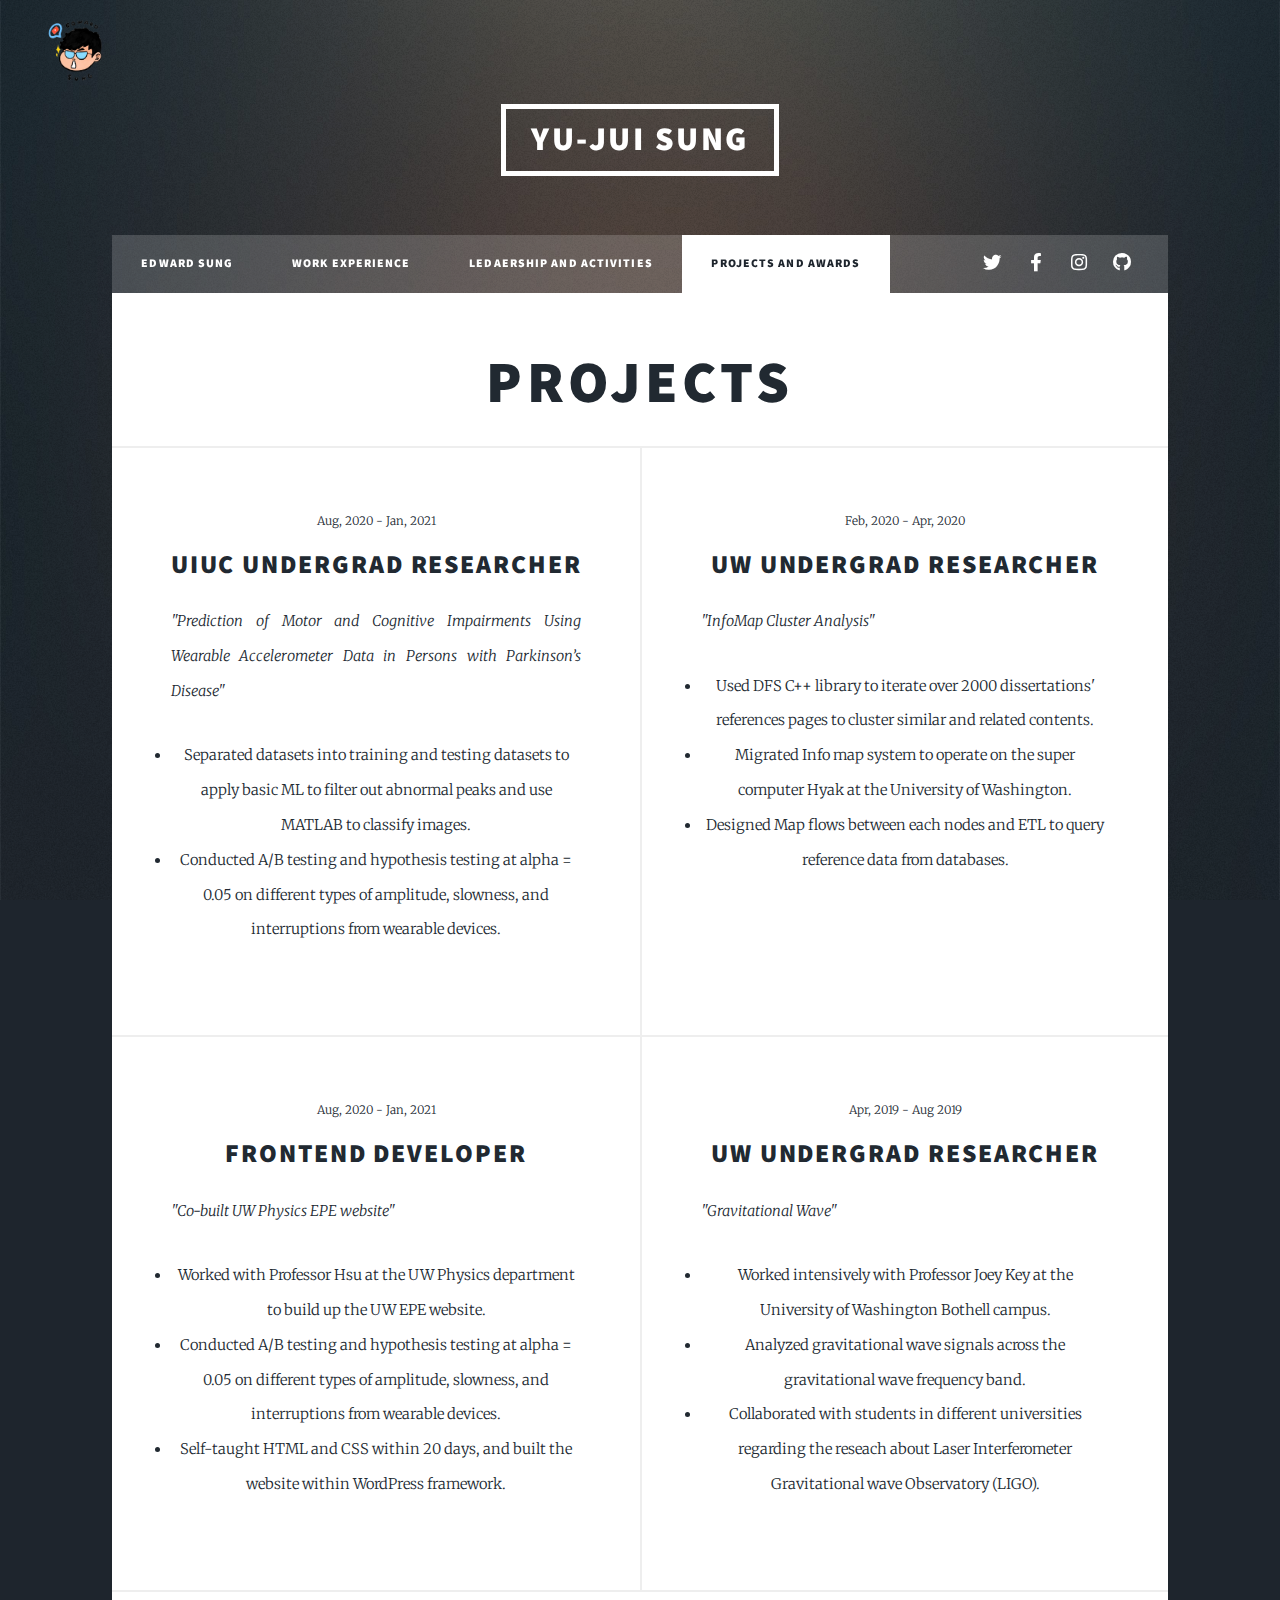
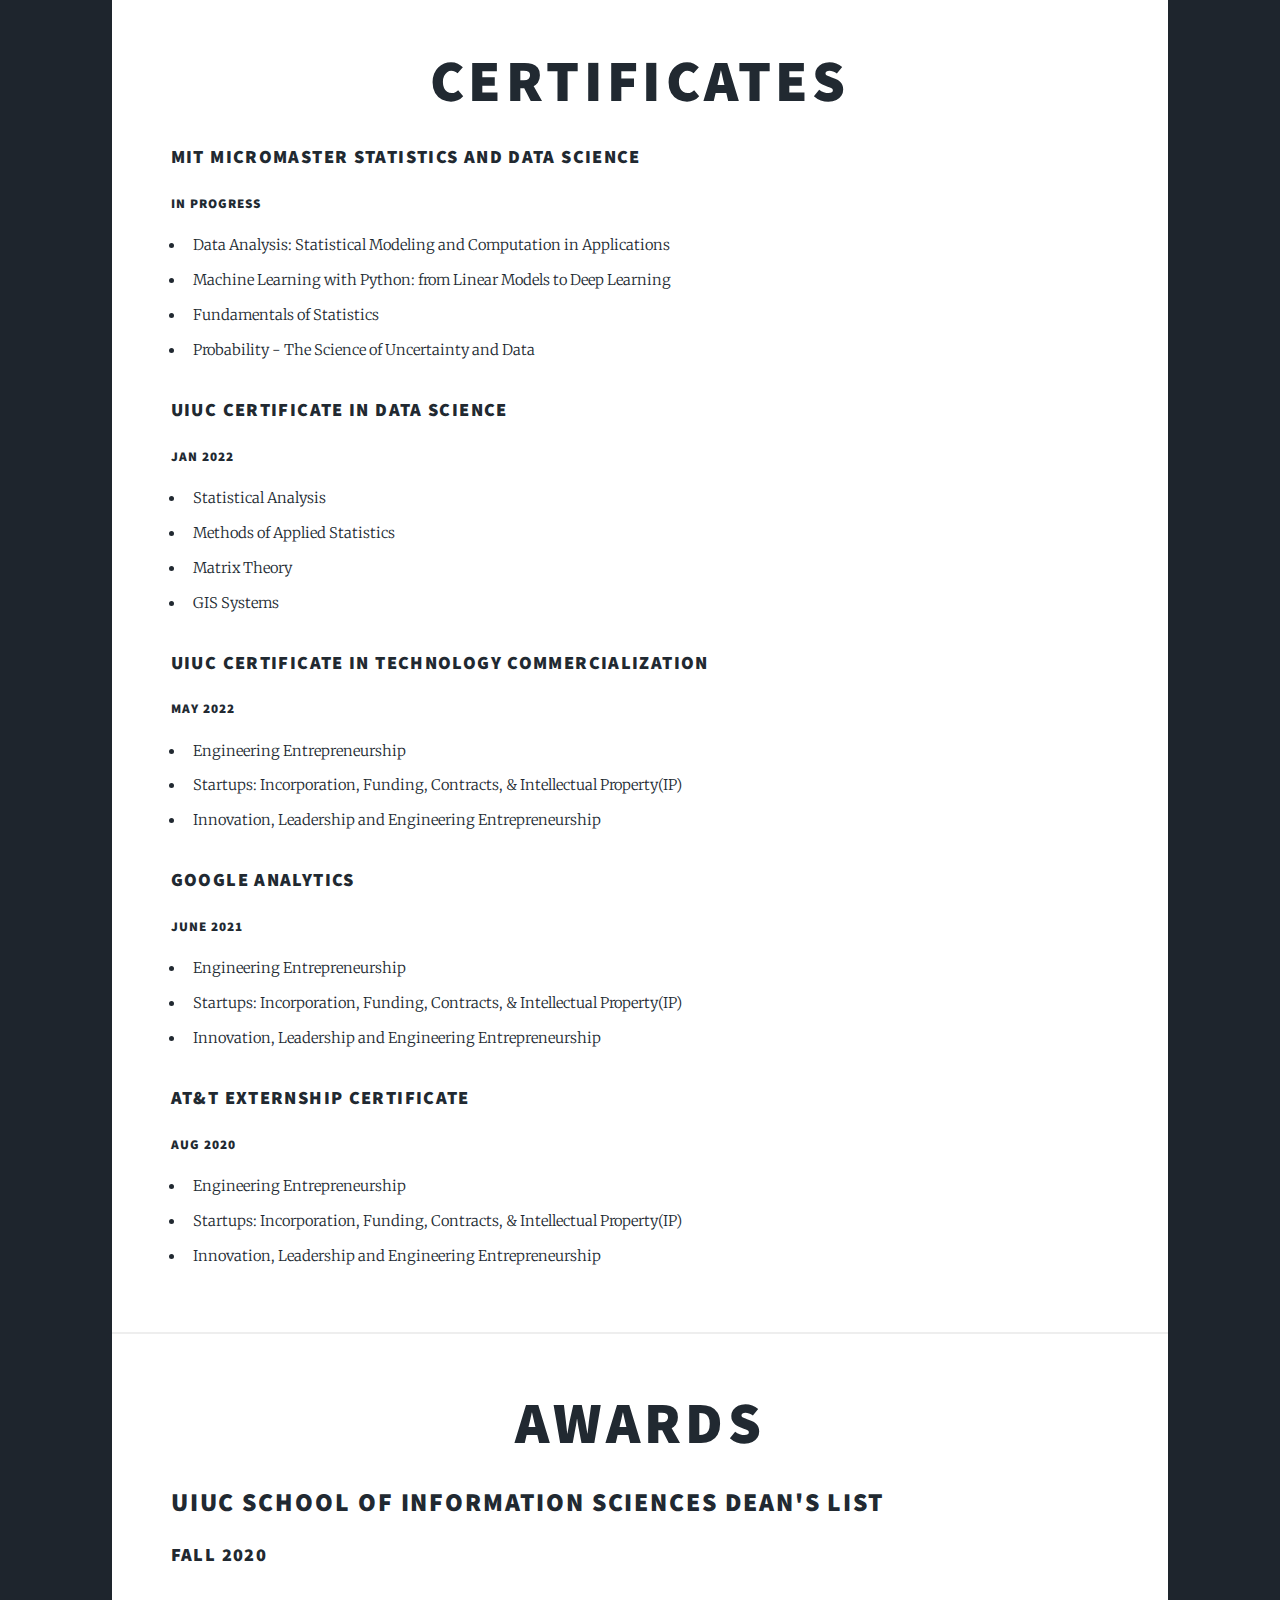
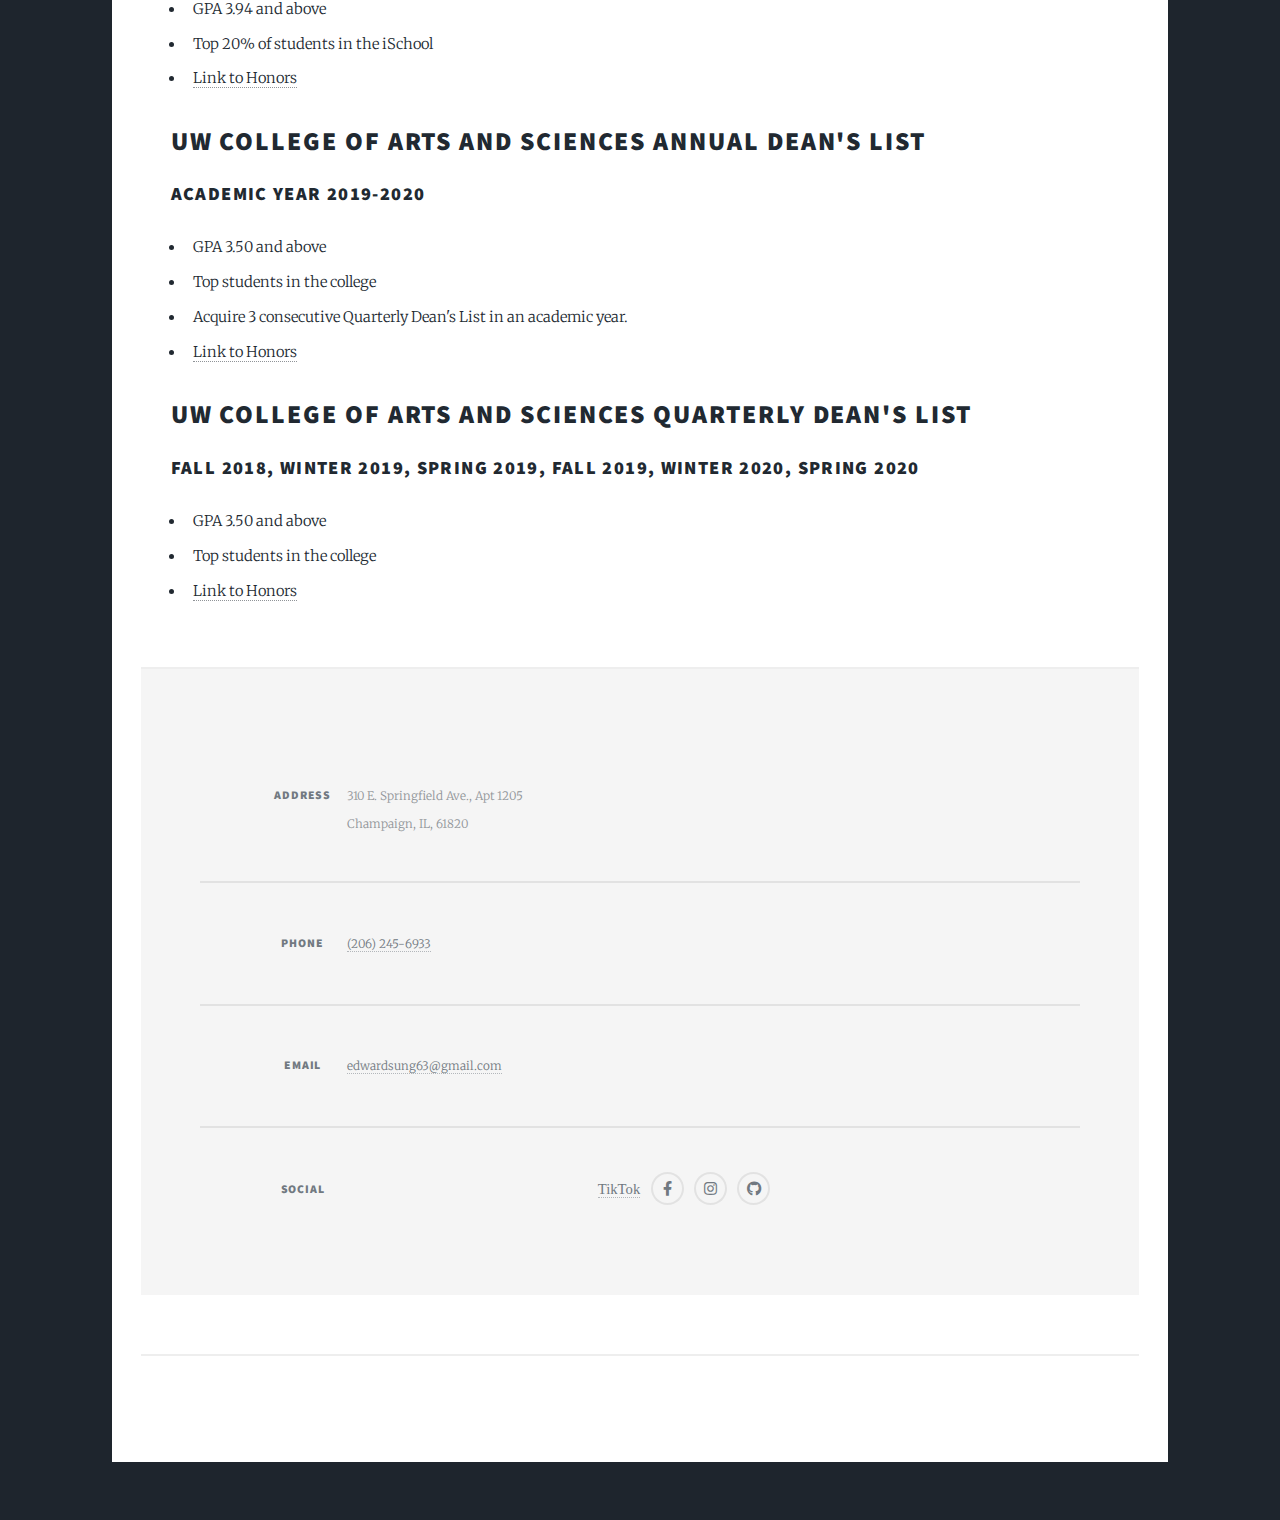
<file: projects.html>
<!DOCTYPE HTML>
<!--
	Massively by HTML5 UP
	html5up.net | @ajlkn
	Free for personal and commercial use under the CCA 3.0 license (html5up.net/license)
-->
<html>
	<head>
        <!-- Global site tag (gtag.js) - Google Analytics -->
        <script async src="https://www.googletagmanager.com/gtag/js?id=G-CR6X6RD05B"></script>
        <script>
        window.dataLayer = window.dataLayer || [];
        function gtag(){dataLayer.push(arguments);}
        gtag('js', new Date());

        gtag('config', 'G-CR6X6RD05B');
        </script>

		<title>Projects and Awards</title>
		<meta charset="utf-8" />
		<meta name="viewport" content="width=device-width, initial-scale=1, user-scalable=no" />
		<link rel="stylesheet" href="assets/css/main.css" />
		<noscript><link rel="stylesheet" href="assets/css/noscript.css" /></noscript>
	</head>
	<body class="is-preload">

		<!-- Wrapper -->
			<div id="wrapper">
                <div id="logo"> 
					<img src="images/logo.png" width = "80" height = "80"> 
				</div> 
				<!-- Header -->
					<header id="header">
						<a href="index.html" class="logo">Yu-jui Sung</a>
					</header>

				<!-- Nav -->
					<nav id="nav">
						<ul class="links">
							<li><a href="index.html">Edward Sung</a></li>
							<li><a href="generic.html">Work Experience</a></li>
							<li><a href="elements.html">Ledaership and Activities</a></li>
                            <li class="active"><a href="projects.html">Projects and Awards</a></li>
						</ul>
						<ul class="icons">
							<li><a href="#" class="icon brands fa-twitter"><span class="label">Twitter</span></a></li>
							<li><a href="#" class="icon brands fa-facebook-f"><span class="label">Facebook</span></a></li>
							<li><a href="#" class="icon brands fa-instagram"><span class="label">Instagram</span></a></li>
							<li><a href="#" class="icon brands fa-github"><span class="label">GitHub</span></a></li>
						</ul>
					</nav>

				<!-- Main -->
					<div id="main">
                        <!-- Posts -->
                        <h1> Projects </h1> 
                        <style> h1 {
                            text-align: center;
                          }
                          </style>
                        <section class="posts">
                            <article>
                                <header>
                                    <span class="date">Aug, 2020 - Jan, 2021</span>
                                    <h2>UIUC&nbsp;Undergrad&nbsp;Researcher<br />
                                    </h2>
                                </header>
                                <div id = "align-left-work">
                                    <p> <I>"Prediction of Motor and Cognitive Impairments Using Wearable Accelerometer Data in Persons with Parkinson’s Disease"</I> <br />
                                        <li>Separated datasets into training and testing datasets to apply basic ML to filter out abnormal peaks and use MATLAB to classify images. </li>
                                        <li>Conducted A/B testing and hypothesis testing at alpha = 0.05 on different types of amplitude, slowness, and interruptions from wearable devices. </li>
                                    </p>
                                </div>
                            </article>
                            <article>
                                <header>
                                    <span class="date">Feb, 2020 - Apr, 2020</span>
                                    <h2>UW Undergrad Researcher<br />
                                    </h2>
                                </header>
                                <div id = "align-left-work">
                                    <p> <I>"InfoMap Cluster Analysis"</I> <br />
                                    <li>Used DFS C++ library to iterate over 2000 dissertations' references pages to cluster similar and related contents.</li>
                                    <li>Migrated Info map system to operate on the super computer Hyak at the University of Washington.</li>
                                    <li>Designed Map flows between each nodes and ETL to query reference data from databases. </li>
                                </p>
                                </div>
                                
                            </article>
                            <article>
                                <header>
                                    <span class="date">Aug, 2020 - Jan, 2021</span>
                                    <h2>Frontend Developer<br />
                                    </h2>
                                </header>
                                <div id = "align-left-work">
                                    <p> <I>"Co-built UW Physics EPE website"</I> <br />
                                    <li>Worked with Professor Hsu at the UW Physics department to build up the UW EPE website.</li>
                                    <li>Conducted A/B testing and hypothesis testing at alpha = 0.05 on different types of amplitude, slowness, and interruptions from wearable devices. </li>
                                    <li>Self-taught HTML and CSS within 20 days, and built the website within WordPress framework.</li>
                                </p>
                                </div>
                                
                            </article>
                            <article>
                                <header>
                                    <span class="date">Apr, 2019 - Aug 2019</span>
                                    <h2>UW Undergrad Researcher<br />
                                    </h2>
                                </header>
                                <div id = "align-left-work">
                                    <p> <I>"Gravitational Wave"</I> <br />
                                    <li>Worked intensively with Professor Joey Key at the University of Washington Bothell campus.</li>
                                    <li>Analyzed gravitational wave signals across the gravitational wave frequency band.</li>
                                    <li>Collaborated with students in different universities regarding the reseach about Laser Interferometer Gravitational wave Observatory (LIGO).</li>
                                    </p>
                                </div>
                                
                            </article>
                        </section>
                        <section>
                            <h1>Certificates</h1>
                            <style> h1 {
                                text-align: center;
                              }
                              </style>
                              <div >
                                <h3> MIT MicroMaster Statistics and Data Science</h3>
                                <h5>In Progress</h5>
                                <ul>
                                    <li>Data Analysis: Statistical Modeling and Computation in Applications</li>
                                    <li>Machine Learning with Python: from Linear Models to Deep Learning</li>
                                    <li>Fundamentals of Statistics</li>
                                    <li>Probability - The Science of Uncertainty and Data</li>
                                </ul>

                                <h3> UIUC Certificate in Data Science</h3>
                                <h5>Jan 2022</h5>

                                <ul>
                                    <li>Statistical Analysis</li>
                                    <li>Methods of Applied Statistics</li>
                                    <li>Matrix Theory</li>
                                    <li>GIS Systems</li>
                                  </ul>
                                </div>
                                <div>
                                    <h3> UIUC Certificate in Technology Commercialization</h3>
                                    <h5>May 2022</h5>
                                    <ul>
                                        <li>Engineering Entrepreneurship</li>
                                        <li>Startups: Incorporation, Funding, Contracts, & Intellectual Property(IP)</li>
                                        <li>Innovation, Leadership and Engineering Entrepreneurship</li>
                                    </ul>
                                </div>
                                <div>
                                    <h3>Google Analytics</h3>
                                    <h5>June 2021</h5>
                                    <ul>
                                        <li>Engineering Entrepreneurship</li>
                                        <li>Startups: Incorporation, Funding, Contracts, & Intellectual Property(IP)</li>
                                        <li>Innovation, Leadership and Engineering Entrepreneurship</li>
                                    </ul>
                                </div>
                                <div>
                                    <h3>AT&T Externship Certificate</h3>
                                    <h5>AUG 2020</h5>
                                    <ul>
                                        <li>Engineering Entrepreneurship</li>
                                        <li>Startups: Incorporation, Funding, Contracts, & Intellectual Property(IP)</li>
                                        <li>Innovation, Leadership and Engineering Entrepreneurship</li>
                                    </ul>
                                </div>
                        </section>
                        <section>
                            <h1>Awards</h1>
                            <style> h1 {
                                text-align: center;
                              }
                            </style>
                            <div>
                                <h2>
                                    UIUC School of information Sciences Dean's List
                                </h2>
                                <h3>
                                    Fall 2020
                                </h3>
                                <ul>
                                    <li>GPA 3.94 and above</li>
                                    <li>Top 20% of students in the iSchool</li>
                                    <li><a href = "https://blogs.illinois.edu/view/8464/805354">Link to Honors</a></li>
                                </ul>
                            </div>
                            <div>
                                <h2>
                                    UW College of Arts and Sciences Annual Dean's List
                                </h2>
                                <h3>
                                    Academic Year 2019-2020
                                </h3>
                                <ul>
                                    <li>GPA 3.50 and above</li>
                                    <li>Top students in the college</li>
                                    <li>Acquire 3 consecutive Quarterly Dean's List in an academic year.</li>
                                    <li><a href = "https://www.washington.edu/students/gencat/front/Deans_List.html">Link to Honors</a></li>
                                </ul>
                            </div>
                            <div>
                                <h2>
                                    UW College of Arts and Sciences Quarterly Dean's List
                                </h2>
                                <h3>
                                    Fall 2018, Winter 2019, Spring 2019, Fall 2019, Winter 2020, Spring 2020
                                </h3>
                                <ul>
                                    <li>GPA 3.50 and above</li>
                                    <li>Top students in the college</li>
                                    <li><a href = "https://www.washington.edu/students/gencat/front/Deans_List.html">Link to Honors</a></li>
                                </ul>
                            </div>
                        </section>
				<!-- Footer -->
					<footer id="footer">

						<section class="split contact">
							<section class="alt">
								<h3>Address</h3>
								<p>310 E. Springfield Ave., Apt 1205<br />
								Champaign, IL, 61820</p>
							</section>
							<section>
								<h3>Phone</h3>
								<p><a href="#">(206) 245-6933</a></p>
							</section>
							<section>
								<h3>Email</h3>
								<p><a href="#">edwardsung63@gmail.com</a></p>
							</section>
							<section>
								<h3>Social</h3>
								<ul class="icons alt">
									<li><a href="https://www.tiktok.com/@edwardsung63?" class="fab fa-tiktok"><span class="label">TikTok</span></a></li>
									<li><a href="https://www.facebook.com/profile.php?id=100004248663361" class="icon brands alt fa-facebook-f"><span class="label">Facebook</span></a></li>
									<li><a href="https://www.instagram.com/edwardsung63/" class="icon brands alt fa-instagram"><span class="label">Instagram</span></a></li>
									<li><a href="https://github.com/edwardsungYuJui" class="icon brands alt fa-github"><span class="label">GitHub</span></a></li>
								</ul>
							</section>
						</section>
					</footer>

				<!-- Copyright -->
					<div id="copyright">
						<ul><li>&copy; Untitled</li><li>Design: <a href="https://html5up.net">HTML5 UP</a></li></ul>
					</div>

			</div>

		<!-- Scripts -->
			<script src="assets/js/jquery.min.js"></script>
			<script src="assets/js/jquery.scrollex.min.js"></script>
			<script src="assets/js/jquery.scrolly.min.js"></script>
			<script src="assets/js/browser.min.js"></script>
			<script src="assets/js/breakpoints.min.js"></script>
			<script src="assets/js/util.js"></script>
			<script src="assets/js/main.js"></script>

	</body>
</html>
</file>
<file: assets/css/main.css>
@import url(fontawesome-all.min.css);
@import url("https://fonts.googleapis.com/css?family=Merriweather:300,700,300italic,700italic|Source+Sans+Pro:900");

/*
	Massively by HTML5 UP
	html5up.net | @ajlkn
	Free for personal and commercial use under the CCA 3.0 license (html5up.net/license)
*/
#divCenter {
	margin:0px auto;
	width:960px; 
	height:auto;
	padding:10px;
  }
  
   #divIDOne {
	   margin-right: 0px;
   }
  
   #divIDTwo {
	 margin-left: 20px;
   }
   #divIDThree {
	margin-left: 20px;
  }
  .column {
	float: left;
	width: 33.33%;
  }
  
  /* Clear floats after the columns */
  .row:after {
	content: "";
	display: table;
	clear: both;
  }
  #logo{ 
	position:fixed; 
	top:10px; 
	left:40px; 
} 

html, body, div, span, applet, object,
iframe, h1, h2, h3, h4, h5, h6, p, blockquote,
pre, a, abbr, acronym, address, big, cite,
code, del, dfn, em, img, ins, kbd, q, s, samp,
small, strike, strong, sub, sup, tt, var, b,
u, i, center, dl, dt, dd, ol, ul, li, fieldset,
form, label, legend, table, caption, tbody,
tfoot, thead, tr, th, td, article, aside,
canvas, details, embed, figure, figcaption,
footer, header, hgroup, menu, nav, output, ruby,
section, summary, time, mark, audio, video {
	margin: 0;
	padding: 0;
	border: 0;
	font-size: 100%;
	font: inherit;
	vertical-align: baseline;}

article, aside, details, figcaption, figure,
footer, header, hgroup, menu, nav, section {
	display: block;}

body {
	line-height: 1;
}

ol, ul {
	list-style: none;
}

blockquote, q {
	quotes: none;
}

	blockquote:before, blockquote:after, q:before, q:after {
		content: '';
		content: none;
	}

table {
	border-collapse: collapse;
	border-spacing: 0;
}

body {
	-webkit-text-size-adjust: none;
}

mark {
	background-color: transparent;
	color: inherit;
}

input::-moz-focus-inner {
	border: 0;
	padding: 0;
}

input, select, textarea {
	-moz-appearance: none;
	-webkit-appearance: none;
	-ms-appearance: none;
	appearance: none;
}

/* Basic */

	@-ms-viewport {
		width: device-width;
	}

	body {
		-ms-overflow-style: scrollbar;
	}

	@media screen and (max-width: 480px) {

		html, body {
			min-width: 320px;
		}

	}

	html {
		box-sizing: border-box;
	}

	*, *:before, *:after {
		box-sizing: inherit;
	}

	body {
		background-color: #1e252d;
	}

		body.is-preload *, body.is-preload *:before, body.is-preload *:after {
			-moz-animation: none !important;
			-webkit-animation: none !important;
			-ms-animation: none !important;
			animation: none !important;
			-moz-transition: none !important;
			-webkit-transition: none !important;
			-ms-transition: none !important;
			transition: none !important;
		}

/* Type */

	html {
		font-size: 16pt;
	}

		@media screen and (max-width: 1680px) {

			html {
				font-size: 12pt;
			}

		}

		@media screen and (max-width: 1280px) {

			html {
				font-size: 11pt;
			}

		}

		@media screen and (max-width: 360px) {

			html {
				font-size: 10pt;
			}

		}

	body {
		color: #212931;
	}

	body, input, select, textarea {
		font-family: "Merriweather", Georgia, serif;
		font-weight: 300;
		font-size: 1rem;
		line-height: 2.375;
	}

	a {
		-moz-transition: color 0.2s ease-in-out, background-color 0.2s ease-in-out, border-color 0.2s ease-in-out, box-shadow 0.2s ease-in-out;
		-webkit-transition: color 0.2s ease-in-out, background-color 0.2s ease-in-out, border-color 0.2s ease-in-out, box-shadow 0.2s ease-in-out;
		-ms-transition: color 0.2s ease-in-out, background-color 0.2s ease-in-out, border-color 0.2s ease-in-out, box-shadow 0.2s ease-in-out;
		transition: color 0.2s ease-in-out, background-color 0.2s ease-in-out, border-color 0.2s ease-in-out, box-shadow 0.2s ease-in-out;
		border-bottom: dotted 1px;
		text-decoration: none;
	}

		a:hover {
			border-bottom-color: transparent;
		}

	strong, b {
		font-weight: 600;
	}

	em, i {
		font-style: italic;
	}

	p {
		text-align: justify;
		margin: 0 0 2rem 0;
	}

	h1, h2, h3, h4, h5, h6 {
		font-family: "Source Sans Pro", Helvetica, sans-serif;
		font-weight: 900;
		line-height: 1.5;
		letter-spacing: 0.075em;
		text-transform: uppercase;
		margin: 0 0 1rem 0;
	}

		h1 a, h2 a, h3 a, h4 a, h5 a, h6 a {
			border-bottom: 0;
			color: inherit;
			text-decoration: none;
		}

	h1 {
		font-size: 4rem;
		line-height: 1.1;
		margin: 0 0 2rem 0;
	}

	h2 {
		font-size: 1.75rem;
		line-height: 1.3;
		margin: 0 0 1.5rem 0;
	}

	h3 {
		font-size: 1.25rem;
		margin: 0 0 1.5rem 0;
	}

	h4 {
		font-size: 1rem;
	}

	h5 {
		font-size: 0.9rem;
	}

	h6 {
		font-size: 0.8rem;
	}

	sub {
		font-size: 0.8rem;
		position: relative;
		top: 0.5rem;
	}

	sup {
		font-size: 0.8rem;
		position: relative;
		top: -0.5rem;
	}

	blockquote {
		border-left: solid 4px;
		font-style: italic;
		margin: 0 0 2rem 0;
		padding: 0.5rem 0 0.5rem 2rem;
	}

	code {
		border: solid 2px;
		font-family: "Courier New", monospace;
		font-size: 0.9rem;
		margin: 0 0.25rem;
		padding: 0.25rem 0.65rem;
	}

	pre {
		-webkit-overflow-scrolling: touch;
		font-family: "Courier New", monospace;
		font-size: 0.9rem;
		margin: 0 0 2rem 0;
	}

		pre code {
			display: block;
			line-height: 1.75;
			padding: 1rem 1.5rem;
			overflow-x: auto;
		}

	hr {
		border: 0;
		border-bottom: solid 2px;
		margin: 3rem 0;
	}

		hr.major {
			margin: 5rem 0;
		}

	.align-left {
		text-align: left;
	}

	.align-center {
		text-align: center;
	}

	.align-right {
		text-align: right;
	}

	input, select, textarea {
		color: #212931;
	}

	a {
		color: #212931;
		border-bottom-color: rgba(33, 41, 49, 0.5);
	}

		a:hover {
			border-bottom-color: transparent;
			color: #18bfef !important;
		}

	strong, b {
		color: #212931;
	}

	h1, h2, h3, h4, h5, h6 {
		color: #212931;
	}

	blockquote {
		border-left-color: #eeeeee;
	}

	code {
		background: rgba(220, 220, 220, 0.25);
		border-color: #eeeeee;
	}

	hr {
		border-bottom-color: #eeeeee;
	}

/* Row */

	.row {
		display: flex;
		flex-wrap: wrap;
		box-sizing: border-box;
		align-items: stretch;
	}

		.row > * {
			box-sizing: border-box;
		}

		.row.gtr-uniform > * > :last-child {
			margin-bottom: 0;
		}

		.row.aln-left {
			justify-content: flex-start;
		}

		.row.aln-center {
			justify-content: center;
		}

		.row.aln-right {
			justify-content: flex-end;
		}

		.row.aln-top {
			align-items: flex-start;
		}

		.row.aln-middle {
			align-items: center;
		}

		.row.aln-bottom {
			align-items: flex-end;
		}

		.row > .imp {
			order: -1;
		}

		.row > .col-1 {
			width: 8.33333%;
		}

		.row > .off-1 {
			margin-left: 8.33333%;
		}

		.row > .col-2 {
			width: 16.66667%;
		}

		.row > .off-2 {
			margin-left: 16.66667%;
		}

		.row > .col-3 {
			width: 25%;
		}

		.row > .off-3 {
			margin-left: 25%;
		}

		.row > .col-4 {
			width: 33.33333%;
		}

		.row > .off-4 {
			margin-left: 33.33333%;
		}

		.row > .col-5 {
			width: 41.66667%;
		}

		.row > .off-5 {
			margin-left: 41.66667%;
		}

		.row > .col-6 {
			width: 50%;
		}

		.row > .off-6 {
			margin-left: 50%;
		}

		.row > .col-7 {
			width: 58.33333%;
		}

		.row > .off-7 {
			margin-left: 58.33333%;
		}

		.row > .col-8 {
			width: 66.66667%;
		}

		.row > .off-8 {
			margin-left: 66.66667%;
		}

		.row > .col-9 {
			width: 75%;
		}

		.row > .off-9 {
			margin-left: 75%;
		}

		.row > .col-10 {
			width: 83.33333%;
		}

		.row > .off-10 {
			margin-left: 83.33333%;
		}

		.row > .col-11 {
			width: 91.66667%;
		}

		.row > .off-11 {
			margin-left: 91.66667%;
		}

		.row > .col-12 {
			width: 100%;
		}

		.row > .off-12 {
			margin-left: 100%;
		}

		.row.gtr-0 {
			margin-top: 0;
			margin-left: 0rem;
		}

			.row.gtr-0 > * {
				padding: 0 0 0 0rem;
			}

			.row.gtr-0.gtr-uniform {
				margin-top: 0rem;
			}

				.row.gtr-0.gtr-uniform > * {
					padding-top: 0rem;
				}

		.row.gtr-25 {
			margin-top: 0;
			margin-left: -0.375rem;
		}

			.row.gtr-25 > * {
				padding: 0 0 0 0.375rem;
			}

			.row.gtr-25.gtr-uniform {
				margin-top: -0.375rem;
			}

				.row.gtr-25.gtr-uniform > * {
					padding-top: 0.375rem;
				}

		.row.gtr-50 {
			margin-top: 0;
			margin-left: -0.75rem;
		}

			.row.gtr-50 > * {
				padding: 0 0 0 0.75rem;
			}

			.row.gtr-50.gtr-uniform {
				margin-top: -0.75rem;
			}

				.row.gtr-50.gtr-uniform > * {
					padding-top: 0.75rem;
				}

		.row {
			margin-top: 0;
			margin-left: -1.5rem;
		}

			.row > * {
				padding: 0 0 0 1.5rem;
			}

			.row.gtr-uniform {
				margin-top: -1.5rem;
			}

				.row.gtr-uniform > * {
					padding-top: 1.5rem;
				}

		.row.gtr-150 {
			margin-top: 0;
			margin-left: -2.25rem;
		}

			.row.gtr-150 > * {
				padding: 0 0 0 2.25rem;
			}

			.row.gtr-150.gtr-uniform {
				margin-top: -2.25rem;
			}

				.row.gtr-150.gtr-uniform > * {
					padding-top: 2.25rem;
				}

		.row.gtr-200 {
			margin-top: 0;
			margin-left: -3rem;
		}

			.row.gtr-200 > * {
				padding: 0 0 0 3rem;
			}

			.row.gtr-200.gtr-uniform {
				margin-top: -3rem;
			}

				.row.gtr-200.gtr-uniform > * {
					padding-top: 3rem;
				}

		@media screen and (max-width: 1680px) {
			.row {
				display: flex;
				flex-wrap: wrap;
				box-sizing: border-box;
				align-items: stretch;
			}

				.row > * {
					box-sizing: border-box;
				}

				.row.gtr-uniform > * > :last-child {
					margin-bottom: 0;
				}

				.row.aln-left {
					justify-content: flex-start;
				}

				.row.aln-center {
					justify-content: center;
				}

				.row.aln-right {
					justify-content: flex-end;
				}

				.row.aln-top {
					align-items: flex-start;
				}

				.row.aln-middle {
					align-items: center;
				}

				.row.aln-bottom {
					align-items: flex-end;
				}

				.row > .imp-xlarge {
					order: -1;
				}

				.row > .col-1-xlarge {
					width: 8.33333%;
				}

				.row > .off-1-xlarge {
					margin-left: 8.33333%;
				}

				.row > .col-2-xlarge {
					width: 16.66667%;
				}

				.row > .off-2-xlarge {
					margin-left: 16.66667%;
				}

				.row > .col-3-xlarge {
					width: 25%;
				}

				.row > .off-3-xlarge {
					margin-left: 25%;
				}

				.row > .col-4-xlarge {
					width: 33.33333%;
				}

				.row > .off-4-xlarge {
					margin-left: 33.33333%;
				}

				.row > .col-5-xlarge {
					width: 41.66667%;
				}

				.row > .off-5-xlarge {
					margin-left: 41.66667%;
				}

				.row > .col-6-xlarge {
					width: 50%;
				}

				.row > .off-6-xlarge {
					margin-left: 50%;
				}

				.row > .col-7-xlarge {
					width: 58.33333%;
				}

				.row > .off-7-xlarge {
					margin-left: 58.33333%;
				}

				.row > .col-8-xlarge {
					width: 66.66667%;
				}

				.row > .off-8-xlarge {
					margin-left: 66.66667%;
				}

				.row > .col-9-xlarge {
					width: 75%;
				}

				.row > .off-9-xlarge {
					margin-left: 75%;
				}

				.row > .col-10-xlarge {
					width: 83.33333%;
				}

				.row > .off-10-xlarge {
					margin-left: 83.33333%;
				}

				.row > .col-11-xlarge {
					width: 91.66667%;
				}

				.row > .off-11-xlarge {
					margin-left: 91.66667%;
				}

				.row > .col-12-xlarge {
					width: 100%;
				}

				.row > .off-12-xlarge {
					margin-left: 100%;
				}

				.row.gtr-0 {
					margin-top: 0;
					margin-left: 0rem;
				}

					.row.gtr-0 > * {
						padding: 0 0 0 0rem;
					}

					.row.gtr-0.gtr-uniform {
						margin-top: 0rem;
					}

						.row.gtr-0.gtr-uniform > * {
							padding-top: 0rem;
						}

				.row.gtr-25 {
					margin-top: 0;
					margin-left: -0.375rem;
				}

					.row.gtr-25 > * {
						padding: 0 0 0 0.375rem;
					}

					.row.gtr-25.gtr-uniform {
						margin-top: -0.375rem;
					}

						.row.gtr-25.gtr-uniform > * {
							padding-top: 0.375rem;
						}

				.row.gtr-50 {
					margin-top: 0;
					margin-left: -0.75rem;
				}

					.row.gtr-50 > * {
						padding: 0 0 0 0.75rem;
					}

					.row.gtr-50.gtr-uniform {
						margin-top: -0.75rem;
					}

						.row.gtr-50.gtr-uniform > * {
							padding-top: 0.75rem;
						}

				.row {
					margin-top: 0;
					margin-left: -1.5rem;
				}

					.row > * {
						padding: 0 0 0 1.5rem;
					}

					.row.gtr-uniform {
						margin-top: -1.5rem;
					}

						.row.gtr-uniform > * {
							padding-top: 1.5rem;
						}

				.row.gtr-150 {
					margin-top: 0;
					margin-left: -2.25rem;
				}

					.row.gtr-150 > * {
						padding: 0 0 0 2.25rem;
					}

					.row.gtr-150.gtr-uniform {
						margin-top: -2.25rem;
					}

						.row.gtr-150.gtr-uniform > * {
							padding-top: 2.25rem;
						}

				.row.gtr-200 {
					margin-top: 0;
					margin-left: -3rem;
				}

					.row.gtr-200 > * {
						padding: 0 0 0 3rem;
					}

					.row.gtr-200.gtr-uniform {
						margin-top: -3rem;
					}

						.row.gtr-200.gtr-uniform > * {
							padding-top: 3rem;
						}

		}

		@media screen and (max-width: 1280px) {

			.row {
				display: flex;
				flex-wrap: wrap;
				box-sizing: border-box;
				align-items: stretch;
			}

				.row > * {
					box-sizing: border-box;
				}

				.row.gtr-uniform > * > :last-child {
					margin-bottom: 0;
				}

				.row.aln-left {
					justify-content: flex-start;
				}

				.row.aln-center {
					justify-content: center;
				}

				.row.aln-right {
					justify-content: flex-end;
				}

				.row.aln-top {
					align-items: flex-start;
				}

				.row.aln-middle {
					align-items: center;
				}

				.row.aln-bottom {
					align-items: flex-end;
				}

				.row > .imp-large {
					order: -1;
				}

				.row > .col-1-large {
					width: 8.33333%;
				}

				.row > .off-1-large {
					margin-left: 8.33333%;
				}

				.row > .col-2-large {
					width: 16.66667%;
				}

				.row > .off-2-large {
					margin-left: 16.66667%;
				}

				.row > .col-3-large {
					width: 25%;
				}

				.row > .off-3-large {
					margin-left: 25%;
				}

				.row > .col-4-large {
					width: 33.33333%;
				}

				.row > .off-4-large {
					margin-left: 33.33333%;
				}

				.row > .col-5-large {
					width: 41.66667%;
				}

				.row > .off-5-large {
					margin-left: 41.66667%;
				}

				.row > .col-6-large {
					width: 50%;
				}

				.row > .off-6-large {
					margin-left: 50%;
				}

				.row > .col-7-large {
					width: 58.33333%;
				}

				.row > .off-7-large {
					margin-left: 58.33333%;
				}

				.row > .col-8-large {
					width: 66.66667%;
				}

				.row > .off-8-large {
					margin-left: 66.66667%;
				}

				.row > .col-9-large {
					width: 75%;
				}

				.row > .off-9-large {
					margin-left: 75%;
				}

				.row > .col-10-large {
					width: 83.33333%;
				}

				.row > .off-10-large {
					margin-left: 83.33333%;
				}

				.row > .col-11-large {
					width: 91.66667%;
				}

				.row > .off-11-large {
					margin-left: 91.66667%;
				}

				.row > .col-12-large {
					width: 100%;
				}

				.row > .off-12-large {
					margin-left: 100%;
				}

				.row.gtr-0 {
					margin-top: 0;
					margin-left: 0rem;
				}

					.row.gtr-0 > * {
						padding: 0 0 0 0rem;
					}

					.row.gtr-0.gtr-uniform {
						margin-top: 0rem;
					}

						.row.gtr-0.gtr-uniform > * {
							padding-top: 0rem;
						}

				.row.gtr-25 {
					margin-top: 0;
					margin-left: -0.375rem;
				}

					.row.gtr-25 > * {
						padding: 0 0 0 0.375rem;
					}

					.row.gtr-25.gtr-uniform {
						margin-top: -0.375rem;
					}

						.row.gtr-25.gtr-uniform > * {
							padding-top: 0.375rem;
						}

				.row.gtr-50 {
					margin-top: 0;
					margin-left: -0.75rem;
				}

					.row.gtr-50 > * {
						padding: 0 0 0 0.75rem;
					}

					.row.gtr-50.gtr-uniform {
						margin-top: -0.75rem;
					}

						.row.gtr-50.gtr-uniform > * {
							padding-top: 0.75rem;
						}

				.row {
					margin-top: 0;
					margin-left: -1.5rem;
				}

					.row > * {
						padding: 0 0 0 1.5rem;
					}

					.row.gtr-uniform {
						margin-top: -1.5rem;
					}

						.row.gtr-uniform > * {
							padding-top: 1.5rem;
						}

				.row.gtr-150 {
					margin-top: 0;
					margin-left: -2.25rem;
				}

					.row.gtr-150 > * {
						padding: 0 0 0 2.25rem;
					}

					.row.gtr-150.gtr-uniform {
						margin-top: -2.25rem;
					}

						.row.gtr-150.gtr-uniform > * {
							padding-top: 2.25rem;
						}

				.row.gtr-200 {
					margin-top: 0;
					margin-left: -3rem;
				}

					.row.gtr-200 > * {
						padding: 0 0 0 3rem;
					}

					.row.gtr-200.gtr-uniform {
						margin-top: -3rem;
					}

						.row.gtr-200.gtr-uniform > * {
							padding-top: 3rem;
						}

		}

		@media screen and (max-width: 980px) {

			.row {
				display: flex;
				flex-wrap: wrap;
				box-sizing: border-box;
				align-items: stretch;
			}

				.row > * {
					box-sizing: border-box;
				}

				.row.gtr-uniform > * > :last-child {
					margin-bottom: 0;
				}

				.row.aln-left {
					justify-content: flex-start;
				}

				.row.aln-center {
					justify-content: center;
				}

				.row.aln-right {
					justify-content: flex-end;
				}

				.row.aln-top {
					align-items: flex-start;
				}

				.row.aln-middle {
					align-items: center;
				}

				.row.aln-bottom {
					align-items: flex-end;
				}

				.row > .imp-medium {
					order: -1;
				}

				.row > .col-1-medium {
					width: 8.33333%;
				}

				.row > .off-1-medium {
					margin-left: 8.33333%;
				}

				.row > .col-2-medium {
					width: 16.66667%;
				}

				.row > .off-2-medium {
					margin-left: 16.66667%;
				}

				.row > .col-3-medium {
					width: 25%;
				}

				.row > .off-3-medium {
					margin-left: 25%;
				}

				.row > .col-4-medium {
					width: 33.33333%;
				}

				.row > .off-4-medium {
					margin-left: 33.33333%;
				}

				.row > .col-5-medium {
					width: 41.66667%;
				}

				.row > .off-5-medium {
					margin-left: 41.66667%;
				}

				.row > .col-6-medium {
					width: 50%;
				}

				.row > .off-6-medium {
					margin-left: 50%;
				}

				.row > .col-7-medium {
					width: 58.33333%;
				}

				.row > .off-7-medium {
					margin-left: 58.33333%;
				}

				.row > .col-8-medium {
					width: 66.66667%;
				}

				.row > .off-8-medium {
					margin-left: 66.66667%;
				}

				.row > .col-9-medium {
					width: 75%;
				}

				.row > .off-9-medium {
					margin-left: 75%;
				}

				.row > .col-10-medium {
					width: 83.33333%;
				}

				.row > .off-10-medium {
					margin-left: 83.33333%;
				}

				.row > .col-11-medium {
					width: 91.66667%;
				}

				.row > .off-11-medium {
					margin-left: 91.66667%;
				}

				.row > .col-12-medium {
					width: 100%;
				}

				.row > .off-12-medium {
					margin-left: 100%;
				}

				.row.gtr-0 {
					margin-top: 0;
					margin-left: 0rem;
				}

					.row.gtr-0 > * {
						padding: 0 0 0 0rem;
					}

					.row.gtr-0.gtr-uniform {
						margin-top: 0rem;
					}

						.row.gtr-0.gtr-uniform > * {
							padding-top: 0rem;
						}

				.row.gtr-25 {
					margin-top: 0;
					margin-left: -0.375rem;
				}

					.row.gtr-25 > * {
						padding: 0 0 0 0.375rem;
					}

					.row.gtr-25.gtr-uniform {
						margin-top: -0.375rem;
					}

						.row.gtr-25.gtr-uniform > * {
							padding-top: 0.375rem;
						}

				.row.gtr-50 {
					margin-top: 0;
					margin-left: -0.75rem;
				}

					.row.gtr-50 > * {
						padding: 0 0 0 0.75rem;
					}

					.row.gtr-50.gtr-uniform {
						margin-top: -0.75rem;
					}

						.row.gtr-50.gtr-uniform > * {
							padding-top: 0.75rem;
						}

				.row {
					margin-top: 0;
					margin-left: -1.5rem;
				}

					.row > * {
						padding: 0 0 0 1.5rem;
					}

					.row.gtr-uniform {
						margin-top: -1.5rem;
					}

						.row.gtr-uniform > * {
							padding-top: 1.5rem;
						}

				.row.gtr-150 {
					margin-top: 0;
					margin-left: -2.25rem;
				}

					.row.gtr-150 > * {
						padding: 0 0 0 2.25rem;
					}

					.row.gtr-150.gtr-uniform {
						margin-top: -2.25rem;
					}

						.row.gtr-150.gtr-uniform > * {
							padding-top: 2.25rem;
						}

				.row.gtr-200 {
					margin-top: 0;
					margin-left: -3rem;
				}

					.row.gtr-200 > * {
						padding: 0 0 0 3rem;
					}

					.row.gtr-200.gtr-uniform {
						margin-top: -3rem;
					}

						.row.gtr-200.gtr-uniform > * {
							padding-top: 3rem;
						}

		}

		@media screen and (max-width: 736px) {

			.row {
				display: flex;
				flex-wrap: wrap;
				box-sizing: border-box;
				align-items: stretch;
			}

				.row > * {
					box-sizing: border-box;
				}

				.row.gtr-uniform > * > :last-child {
					margin-bottom: 0;
				}

				.row.aln-left {
					justify-content: flex-start;
				}

				.row.aln-center {
					justify-content: center;
				}

				.row.aln-right {
					justify-content: flex-end;
				}

				.row.aln-top {
					align-items: flex-start;
				}

				.row.aln-middle {
					align-items: center;
				}

				.row.aln-bottom {
					align-items: flex-end;
				}

				.row > .imp-small {
					order: -1;
				}

				.row > .col-1-small {
					width: 8.33333%;
				}

				.row > .off-1-small {
					margin-left: 8.33333%;
				}

				.row > .col-2-small {
					width: 16.66667%;
				}

				.row > .off-2-small {
					margin-left: 16.66667%;
				}

				.row > .col-3-small {
					width: 25%;
				}

				.row > .off-3-small {
					margin-left: 25%;
				}

				.row > .col-4-small {
					width: 33.33333%;
				}

				.row > .off-4-small {
					margin-left: 33.33333%;
				}

				.row > .col-5-small {
					width: 41.66667%;
				}

				.row > .off-5-small {
					margin-left: 41.66667%;
				}

				.row > .col-6-small {
					width: 50%;
				}

				.row > .off-6-small {
					margin-left: 50%;
				}

				.row > .col-7-small {
					width: 58.33333%;
				}

				.row > .off-7-small {
					margin-left: 58.33333%;
				}

				.row > .col-8-small {
					width: 66.66667%;
				}

				.row > .off-8-small {
					margin-left: 66.66667%;
				}

				.row > .col-9-small {
					width: 75%;
				}

				.row > .off-9-small {
					margin-left: 75%;
				}

				.row > .col-10-small {
					width: 83.33333%;
				}

				.row > .off-10-small {
					margin-left: 83.33333%;
				}

				.row > .col-11-small {
					width: 91.66667%;
				}

				.row > .off-11-small {
					margin-left: 91.66667%;
				}

				.row > .col-12-small {
					width: 100%;
				}

				.row > .off-12-small {
					margin-left: 100%;
				}

				.row.gtr-0 {
					margin-top: 0;
					margin-left: 0rem;
				}

					.row.gtr-0 > * {
						padding: 0 0 0 0rem;
					}

					.row.gtr-0.gtr-uniform {
						margin-top: 0rem;
					}

						.row.gtr-0.gtr-uniform > * {
							padding-top: 0rem;
						}

				.row.gtr-25 {
					margin-top: 0;
					margin-left: -0.375rem;
				}

					.row.gtr-25 > * {
						padding: 0 0 0 0.375rem;
					}

					.row.gtr-25.gtr-uniform {
						margin-top: -0.375rem;
					}

						.row.gtr-25.gtr-uniform > * {
							padding-top: 0.375rem;
						}

				.row.gtr-50 {
					margin-top: 0;
					margin-left: -0.75rem;
				}

					.row.gtr-50 > * {
						padding: 0 0 0 0.75rem;
					}

					.row.gtr-50.gtr-uniform {
						margin-top: -0.75rem;
					}

						.row.gtr-50.gtr-uniform > * {
							padding-top: 0.75rem;
						}

				.row {
					margin-top: 0;
					margin-left: -1.5rem;
				}

					.row > * {
						padding: 0 0 0 1.5rem;
					}

					.row.gtr-uniform {
						margin-top: -1.5rem;
					}

						.row.gtr-uniform > * {
							padding-top: 1.5rem;
						}

				.row.gtr-150 {
					margin-top: 0;
					margin-left: -2.25rem;
				}

					.row.gtr-150 > * {
						padding: 0 0 0 2.25rem;
					}

					.row.gtr-150.gtr-uniform {
						margin-top: -2.25rem;
					}

						.row.gtr-150.gtr-uniform > * {
							padding-top: 2.25rem;
						}

				.row.gtr-200 {
					margin-top: 0;
					margin-left: -3rem;
				}

					.row.gtr-200 > * {
						padding: 0 0 0 3rem;
					}

					.row.gtr-200.gtr-uniform {
						margin-top: -3rem;
					}

						.row.gtr-200.gtr-uniform > * {
							padding-top: 3rem;
						}

		}

		@media screen and (max-width: 480px) {

			.row {
				display: flex;
				flex-wrap: wrap;
				box-sizing: border-box;
				align-items: stretch;
			}

				.row > * {
					box-sizing: border-box;
				}

				.row.gtr-uniform > * > :last-child {
					margin-bottom: 0;
				}

				.row.aln-left {
					justify-content: flex-start;
				}

				.row.aln-center {
					justify-content: center;
				}

				.row.aln-right {
					justify-content: flex-end;
				}

				.row.aln-top {
					align-items: flex-start;
				}

				.row.aln-middle {
					align-items: center;
				}

				.row.aln-bottom {
					align-items: flex-end;
				}

				.row > .imp-xsmall {
					order: -1;
				}

				.row > .col-1-xsmall {
					width: 8.33333%;
				}

				.row > .off-1-xsmall {
					margin-left: 8.33333%;
				}

				.row > .col-2-xsmall {
					width: 16.66667%;
				}

				.row > .off-2-xsmall {
					margin-left: 16.66667%;
				}

				.row > .col-3-xsmall {
					width: 25%;
				}

				.row > .off-3-xsmall {
					margin-left: 25%;
				}

				.row > .col-4-xsmall {
					width: 33.33333%;
				}

				.row > .off-4-xsmall {
					margin-left: 33.33333%;
				}

				.row > .col-5-xsmall {
					width: 41.66667%;
				}

				.row > .off-5-xsmall {
					margin-left: 41.66667%;
				}

				.row > .col-6-xsmall {
					width: 50%;
				}

				.row > .off-6-xsmall {
					margin-left: 50%;
				}

				.row > .col-7-xsmall {
					width: 58.33333%;
				}

				.row > .off-7-xsmall {
					margin-left: 58.33333%;
				}

				.row > .col-8-xsmall {
					width: 66.66667%;
				}

				.row > .off-8-xsmall {
					margin-left: 66.66667%;
				}

				.row > .col-9-xsmall {
					width: 75%;
				}

				.row > .off-9-xsmall {
					margin-left: 75%;
				}

				.row > .col-10-xsmall {
					width: 83.33333%;
				}

				.row > .off-10-xsmall {
					margin-left: 83.33333%;
				}

				.row > .col-11-xsmall {
					width: 91.66667%;
				}

				.row > .off-11-xsmall {
					margin-left: 91.66667%;
				}

				.row > .col-12-xsmall {
					width: 100%;
				}

				.row > .off-12-xsmall {
					margin-left: 100%;
				}

				.row.gtr-0 {
					margin-top: 0;
					margin-left: 0rem;
				}

					.row.gtr-0 > * {
						padding: 0 0 0 0rem;
					}

					.row.gtr-0.gtr-uniform {
						margin-top: 0rem;
					}

						.row.gtr-0.gtr-uniform > * {
							padding-top: 0rem;
						}

				.row.gtr-25 {
					margin-top: 0;
					margin-left: -0.375rem;
				}

					.row.gtr-25 > * {
						padding: 0 0 0 0.375rem;
					}

					.row.gtr-25.gtr-uniform {
						margin-top: -0.375rem;
					}

						.row.gtr-25.gtr-uniform > * {
							padding-top: 0.375rem;
						}

				.row.gtr-50 {
					margin-top: 0;
					margin-left: -0.75rem;
				}

					.row.gtr-50 > * {
						padding: 0 0 0 0.75rem;
					}

					.row.gtr-50.gtr-uniform {
						margin-top: -0.75rem;
					}

						.row.gtr-50.gtr-uniform > * {
							padding-top: 0.75rem;
						}

				.row {
					margin-top: 0;
					margin-left: -1.5rem;
				}

					.row > * {
						padding: 0 0 0 1.5rem;
					}

					.row.gtr-uniform {
						margin-top: -1.5rem;
					}

						.row.gtr-uniform > * {
							padding-top: 1.5rem;
						}

				.row.gtr-150 {
					margin-top: 0;
					margin-left: -2.25rem;
				}

					.row.gtr-150 > * {
						padding: 0 0 0 2.25rem;
					}

					.row.gtr-150.gtr-uniform {
						margin-top: -2.25rem;
					}

						.row.gtr-150.gtr-uniform > * {
							padding-top: 2.25rem;
						}

				.row.gtr-200 {
					margin-top: 0;
					margin-left: -3rem;
				}

					.row.gtr-200 > * {
						padding: 0 0 0 3rem;
					}

					.row.gtr-200.gtr-uniform {
						margin-top: -3rem;
					}

						.row.gtr-200.gtr-uniform > * {
							padding-top: 3rem;
						}

		}

		@media screen and (max-width: 360px) {

			.row {
				display: flex;
				flex-wrap: wrap;
				box-sizing: border-box;
				align-items: stretch;
			}

				.row > * {
					box-sizing: border-box;
				}

				.row.gtr-uniform > * > :last-child {
					margin-bottom: 0;
				}

				.row.aln-left {
					justify-content: flex-start;
				}

				.row.aln-center {
					justify-content: center;
				}

				.row.aln-right {
					justify-content: flex-end;
				}

				.row.aln-top {
					align-items: flex-start;
				}

				.row.aln-middle {
					align-items: center;
				}

				.row.aln-bottom {
					align-items: flex-end;
				}

				.row > .imp-xxsmall {
					order: -1;
				}

				.row > .col-1-xxsmall {
					width: 8.33333%;
				}

				.row > .off-1-xxsmall {
					margin-left: 8.33333%;
				}

				.row > .col-2-xxsmall {
					width: 16.66667%;
				}

				.row > .off-2-xxsmall {
					margin-left: 16.66667%;
				}

				.row > .col-3-xxsmall {
					width: 25%;
				}

				.row > .off-3-xxsmall {
					margin-left: 25%;
				}

				.row > .col-4-xxsmall {
					width: 33.33333%;
				}

				.row > .off-4-xxsmall {
					margin-left: 33.33333%;
				}

				.row > .col-5-xxsmall {
					width: 41.66667%;
				}

				.row > .off-5-xxsmall {
					margin-left: 41.66667%;
				}

				.row > .col-6-xxsmall {
					width: 50%;
				}

				.row > .off-6-xxsmall {
					margin-left: 50%;
				}

				.row > .col-7-xxsmall {
					width: 58.33333%;
				}

				.row > .off-7-xxsmall {
					margin-left: 58.33333%;
				}

				.row > .col-8-xxsmall {
					width: 66.66667%;
				}

				.row > .off-8-xxsmall {
					margin-left: 66.66667%;
				}

				.row > .col-9-xxsmall {
					width: 75%;
				}

				.row > .off-9-xxsmall {
					margin-left: 75%;
				}

				.row > .col-10-xxsmall {
					width: 83.33333%;
				}

				.row > .off-10-xxsmall {
					margin-left: 83.33333%;
				}

				.row > .col-11-xxsmall {
					width: 91.66667%;
				}

				.row > .off-11-xxsmall {
					margin-left: 91.66667%;
				}

				.row > .col-12-xxsmall {
					width: 100%;
				}

				.row > .off-12-xxsmall {
					margin-left: 100%;
				}

				.row.gtr-0 {
					margin-top: 0;
					margin-left: 0rem;
				}

					.row.gtr-0 > * {
						padding: 0 0 0 0rem;
					}

					.row.gtr-0.gtr-uniform {
						margin-top: 0rem;
					}

						.row.gtr-0.gtr-uniform > * {
							padding-top: 0rem;
						}

				.row.gtr-25 {
					margin-top: 0;
					margin-left: -0.375rem;
				}

					.row.gtr-25 > * {
						padding: 0 0 0 0.375rem;
					}

					.row.gtr-25.gtr-uniform {
						margin-top: -0.375rem;
					}

						.row.gtr-25.gtr-uniform > * {
							padding-top: 0.375rem;
						}

				.row.gtr-50 {
					margin-top: 0;
					margin-left: -0.75rem;
				}

					.row.gtr-50 > * {
						padding: 0 0 0 0.75rem;
					}

					.row.gtr-50.gtr-uniform {
						margin-top: -0.75rem;
					}

						.row.gtr-50.gtr-uniform > * {
							padding-top: 0.75rem;
						}

				.row {
					margin-top: 0;
					margin-left: -1.5rem;
				}

					.row > * {
						padding: 0 0 0 1.5rem;
					}

					.row.gtr-uniform {
						margin-top: -1.5rem;
					}

						.row.gtr-uniform > * {
							padding-top: 1.5rem;
						}

				.row.gtr-150 {
					margin-top: 0;
					margin-left: -2.25rem;
				}

					.row.gtr-150 > * {
						padding: 0 0 0 2.25rem;
					}

					.row.gtr-150.gtr-uniform {
						margin-top: -2.25rem;
					}

						.row.gtr-150.gtr-uniform > * {
							padding-top: 2.25rem;
						}

				.row.gtr-200 {
					margin-top: 0;
					margin-left: -3rem;
				}

					.row.gtr-200 > * {
						padding: 0 0 0 3rem;
					}

					.row.gtr-200.gtr-uniform {
						margin-top: -3rem;
					}

						.row.gtr-200.gtr-uniform > * {
							padding-top: 3rem;
						}

		}

/* Box */

	.box {
		border: solid 2px;
		margin-bottom: 2rem;
		padding: 1.5rem;
	}

		.box > :last-child,
		.box > :last-child > :last-child,
		.box > :last-child > :last-child > :last-child {
			margin-bottom: 0;
		}

		.box.alt {
			border: 0;
			border-radius: 0;
			padding: 0;
		}

	.box {
		border-color: #eeeeee;
	}

/* Button */

	input[type="submit"],
	input[type="reset"],
	input[type="button"],
	button,
	.button {
		-moz-appearance: none;
		-webkit-appearance: none;
		-ms-appearance: none;
		appearance: none;
		-moz-transition: background-color 0.2s ease-in-out, box-shadow 0.2s ease-in-out, color 0.2s ease-in-out;
		-webkit-transition: background-color 0.2s ease-in-out, box-shadow 0.2s ease-in-out, color 0.2s ease-in-out;
		-ms-transition: background-color 0.2s ease-in-out, box-shadow 0.2s ease-in-out, color 0.2s ease-in-out;
		transition: background-color 0.2s ease-in-out, box-shadow 0.2s ease-in-out, color 0.2s ease-in-out;
		border: 0;
		border-radius: 0;
		cursor: pointer;
		display: inline-block;
		font-family: "Source Sans Pro", Helvetica, sans-serif;
		font-size: 0.8rem;
		font-weight: 900;
		letter-spacing: 0.075em;
		height: 3rem;
		line-height: 3rem;
		padding: 0 2rem;
		text-align: center;
		text-decoration: none;
		text-transform: uppercase;
		white-space: nowrap;
	}

		input[type="submit"].icon:before,
		input[type="reset"].icon:before,
		input[type="button"].icon:before,
		button.icon:before,
		.button.icon:before {
			margin-right: 0.5rem;
		}

		input[type="submit"].icon.solo,
		input[type="reset"].icon.solo,
		input[type="button"].icon.solo,
		button.icon.solo,
		.button.icon.solo {
			position: relative;
			width: 4rem;
			height: 4rem;
			line-height: 4rem;
			border-radius: 4rem;
			text-indent: 4rem;
			overflow: hidden;
			padding: 0;
			white-space: nowrap;
		}

			input[type="submit"].icon.solo:before,
			input[type="reset"].icon.solo:before,
			input[type="button"].icon.solo:before,
			button.icon.solo:before,
			.button.icon.solo:before {
				position: absolute;
				display: block;
				top: 0;
				left: 0;
				width: inherit;
				height: inherit;
				line-height: inherit;
				font-size: 1.25rem;
				margin-right: 0;
				text-align: center;
				text-indent: 0;
			}

		input[type="submit"].fit,
		input[type="reset"].fit,
		input[type="button"].fit,
		button.fit,
		.button.fit {
			width: 100%;
		}

		input[type="submit"].small,
		input[type="reset"].small,
		input[type="button"].small,
		button.small,
		.button.small {
			font-size: 0.7rem;
			height: 2.5rem;
			line-height: 2.5rem;
			padding: 0 1.5rem;
		}

		input[type="submit"].large,
		input[type="reset"].large,
		input[type="button"].large,
		button.large,
		.button.large {
			font-size: 0.9rem;
			height: 3.5rem;
			line-height: 3.5rem;
			padding: 0 2.75rem;
		}

		@media screen and (max-width: 980px) {

			input[type="submit"],
			input[type="reset"],
			input[type="button"],
			button,
			.button {
				font-size: 0.9rem;
				height: 3.25rem;
				line-height: 3.25rem;
			}

				input[type="submit"].large,
				input[type="reset"].large,
				input[type="button"].large,
				button.large,
				.button.large {
					font-size: 1rem;
					height: 3.75rem;
					line-height: 3.75rem;
				}

		}

		input[type="submit"].disabled, input[type="submit"]:disabled,
		input[type="reset"].disabled,
		input[type="reset"]:disabled,
		input[type="button"].disabled,
		input[type="button"]:disabled,
		button.disabled,
		button:disabled,
		.button.disabled,
		.button:disabled {
			pointer-events: none;
			opacity: 0.25;
		}

	input[type="submit"],
	input[type="reset"],
	input[type="button"],
	button,
	.button {
		background-color: transparent;
		box-shadow: inset 0 0 0 2px #212931;
		color: #212931 !important;
	}

		input[type="submit"]:hover,
		input[type="reset"]:hover,
		input[type="button"]:hover,
		button:hover,
		.button:hover {
			box-shadow: inset 0 0 0 2px #18bfef;
			color: #18bfef !important;
		}

		input[type="submit"].primary,
		input[type="reset"].primary,
		input[type="button"].primary,
		button.primary,
		.button.primary {
			background-color: #212931;
			box-shadow: none;
			color: #ffffff !important;
		}

			input[type="submit"].primary:hover,
			input[type="reset"].primary:hover,
			input[type="button"].primary:hover,
			button.primary:hover,
			.button.primary:hover {
				background-color: #18bfef;
			}

/* Form */

	form {
		margin: 0 0 2rem 0;
	}

		form > :last-child {
			margin-bottom: 0;
		}

		form > .fields {
			display: -moz-flex;
			display: -webkit-flex;
			display: -ms-flex;
			display: flex;
			-moz-flex-wrap: wrap;
			-webkit-flex-wrap: wrap;
			-ms-flex-wrap: wrap;
			flex-wrap: wrap;
			width: calc(100% + 3rem);
			margin: -1.5rem 0 2rem -1.5rem;
		}

			form > .fields > .field {
				-moz-flex-grow: 0;
				-webkit-flex-grow: 0;
				-ms-flex-grow: 0;
				flex-grow: 0;
				-moz-flex-shrink: 0;
				-webkit-flex-shrink: 0;
				-ms-flex-shrink: 0;
				flex-shrink: 0;
				padding: 1.5rem 0 0 1.5rem;
				width: calc(100% - 1.5rem);
			}

				form > .fields > .field.half {
					width: calc(50% - 0.75rem);
				}

				form > .fields > .field.third {
					width: calc(100%/3 - 0.5rem);
				}

				form > .fields > .field.quarter {
					width: calc(25% - 0.375rem);
				}

		@media screen and (max-width: 480px) {

			form > .fields {
				width: calc(100% + 3rem);
				margin: -1.5rem 0 2rem -1.5rem;
			}

				form > .fields > .field {
					padding: 1.5rem 0 0 1.5rem;
					width: calc(100% - 1.5rem);
				}

					form > .fields > .field.half {
						width: calc(100% - 1.5rem);
					}

					form > .fields > .field.third {
						width: calc(100% - 1.5rem);
					}

					form > .fields > .field.quarter {
						width: calc(100% - 1.5rem);
					}

		}

	label {
		display: block;
		font-family: "Source Sans Pro", Helvetica, sans-serif;
		font-weight: 900;
		line-height: 1.5;
		letter-spacing: 0.075em;
		font-size: 0.8rem;
		text-transform: uppercase;
		margin: 0 0 0.75rem 0;
	}

		@media screen and (max-width: 980px) {

			label {
				font-size: 0.9rem;
			}

		}

	input[type="text"],
	input[type="password"],
	input[type="email"],
	select,
	textarea {
		-moz-appearance: none;
		-webkit-appearance: none;
		-ms-appearance: none;
		appearance: none;
		background: transparent;
		border-radius: 0;
		border: solid 2px;
		color: inherit;
		display: block;
		outline: 0;
		padding: 0 1rem;
		text-decoration: none;
		width: 100%;
	}

		input[type="text"]:invalid,
		input[type="password"]:invalid,
		input[type="email"]:invalid,
		select:invalid,
		textarea:invalid {
			box-shadow: none;
		}

	select {
		background-size: 1.25rem;
		background-repeat: no-repeat;
		background-position: calc(100% - 1rem) center;
		height: 3rem;
		padding-right: 3rem;
		text-overflow: ellipsis;
	}

		select:focus::-ms-value {
			background-color: transparent;
		}

		select::-ms-expand {
			display: none;
		}

	input[type="text"],
	input[type="password"],
	input[type="email"],
	select {
		height: 3rem;
	}

	textarea {
		padding: 0.75rem 1rem;
	}

	input[type="checkbox"],
	input[type="radio"] {
		-moz-appearance: none;
		-webkit-appearance: none;
		-ms-appearance: none;
		appearance: none;
		display: block;
		float: left;
		margin-right: -2rem;
		opacity: 0;
		width: 1rem;
		z-index: -1;
	}

		input[type="checkbox"] + label,
		input[type="radio"] + label {
			text-decoration: none;
			cursor: pointer;
			display: inline-block;
			font-size: 1rem;
			letter-spacing: 0;
			font-family: "Merriweather", Georgia, serif;
			text-transform: none;
			font-weight: 300;
			padding-left: 2.8rem;
			padding-right: 1rem;
			position: relative;
		}

			input[type="checkbox"] + label:before,
			input[type="radio"] + label:before {
				-moz-osx-font-smoothing: grayscale;
				-webkit-font-smoothing: antialiased;
				display: inline-block;
				font-style: normal;
				font-variant: normal;
				text-rendering: auto;
				line-height: 1;
				text-transform: none !important;
				font-family: 'Font Awesome 5 Free';
				font-weight: 900;
			}

			input[type="checkbox"] + label:before,
			input[type="radio"] + label:before {
				border-radius: 0;
				border: solid 2px;
				content: '';
				display: inline-block;
				font-size: 0.8rem;
				height: 1.8rem;
				left: 0;
				line-height: 1.65rem;
				position: absolute;
				text-align: center;
				top: -0.125rem;
				width: 1.8rem;
			}

		input[type="checkbox"]:checked + label:before,
		input[type="radio"]:checked + label:before {
			content: '\f00c';
		}

	input[type="checkbox"] + label:before {
		border-radius: 0;
	}

	input[type="radio"] + label:before {
		border-radius: 100%;
	}

	::-webkit-input-placeholder {
		opacity: 1.0;
	}

	:-moz-placeholder {
		opacity: 1.0;
	}

	::-moz-placeholder {
		opacity: 1.0;
	}

	:-ms-input-placeholder {
		opacity: 1.0;
	}

	label {
		color: #212931;
	}

	input[type="text"],
	input[type="password"],
	input[type="email"],
	select,
	textarea {
		border-color: #eeeeee;
	}

		input[type="text"]:focus,
		input[type="password"]:focus,
		input[type="email"]:focus,
		select:focus,
		textarea:focus {
			border-color: #18bfef;
		}

	select {
		background-image: url("data:image/svg+xml;charset=utf8,%3Csvg xmlns='http://www.w3.org/2000/svg' width='40' height='40' preserveAspectRatio='none' viewBox='0 0 40 40'%3E%3Cpath d='M9.4,12.3l10.4,10.4l10.4-10.4c0.2-0.2,0.5-0.4,0.9-0.4c0.3,0,0.6,0.1,0.9,0.4l3.3,3.3c0.2,0.2,0.4,0.5,0.4,0.9 c0,0.4-0.1,0.6-0.4,0.9L20.7,31.9c-0.2,0.2-0.5,0.4-0.9,0.4c-0.3,0-0.6-0.1-0.9-0.4L4.3,17.3c-0.2-0.2-0.4-0.5-0.4-0.9 c0-0.4,0.1-0.6,0.4-0.9l3.3-3.3c0.2-0.2,0.5-0.4,0.9-0.4S9.1,12.1,9.4,12.3z' fill='%23eeeeee' /%3E%3C/svg%3E");
	}

		select option {
			background-color: #ffffff;
			color: #212931;
		}

	.select-wrapper:before {
		color: #eeeeee;
	}

	input[type="checkbox"] + label,
	input[type="radio"] + label {
		color: #212931;
	}

		input[type="checkbox"] + label:before,
		input[type="radio"] + label:before {
			border-color: #eeeeee;
		}

	input[type="checkbox"]:checked + label:before,
	input[type="radio"]:checked + label:before {
		background-color: #212931;
		border-color: #212931;
		color: #ffffff;
	}

	input[type="checkbox"]:focus + label:before,
	input[type="radio"]:focus + label:before {
		border-color: #18bfef;
	}

	::-webkit-input-placeholder {
		color: #909498 !important;
	}

	:-moz-placeholder {
		color: #909498 !important;
	}

	::-moz-placeholder {
		color: #909498 !important;
	}

	:-ms-input-placeholder {
		color: #909498 !important;
	}

	.formerize-placeholder {
		color: #909498 !important;
	}

/* Icon */

	.icon {
		text-decoration: none;
		border-bottom: none;
		position: relative;
	}

		.icon:before {
			-moz-osx-font-smoothing: grayscale;
			-webkit-font-smoothing: antialiased;
			display: inline-block;
			font-style: normal;
			font-variant: normal;
			text-rendering: auto;
			line-height: 1;
			text-transform: none !important;
			font-family: 'Font Awesome 5 Free';
			font-weight: 400;
		}

		.icon > .label {
			display: none;
		}

		.icon:before {
			line-height: inherit;
		}

		.icon.solid:before {
			font-weight: 900;
		}

		.icon.brands:before {
			font-family: 'Font Awesome 5 Brands';
		}

/* Image */

	.image {
		border: 0;
		display: inline-block;
		position: relative;
	}

		.image img {
			display: block;
		}

		.image.left, .image.right {
			max-width: 40%;
		}

			.image.left img, .image.right img {
				width: 100%;
			}

		.image.left {
			float: left;
			margin: 0 2rem 2rem 0;
			top: 0.75rem;
		}

		.image.right {
			float: right;
			margin: 0 0 2rem 2rem;
			top: 0.75rem;
		}

		.image.fit {
			display: block;
			margin: 2.5rem 0;
			width: 100%;
		}

			.image.fit:first-child {
				margin-top: 0;
			}

			.image.fit img {
				width: 100%;
			}

		.image.main {
			display: block;
			margin: 4rem 0;
			width: 100%;
		}

			.image.main:first-child {
				margin-top: 0;
			}

			.image.main img {
				width: 100%;
			}

		@media screen and (max-width: 736px) {

			.image.fit {
				margin: 2rem 0;
			}

			.image.main {
				margin: 2rem 0;
			}

		}

	a.image {
		overflow: hidden;
	}

		a.image img {
			-moz-transition: -moz-transform 0.2s ease-out;
			-webkit-transition: -webkit-transform 0.2s ease-out;
			-ms-transition: -ms-transform 0.2s ease-out;
			transition: transform 0.2s ease-out;
		}

		a.image:hover img {
			-moz-transform: scale(1.05);
			-webkit-transform: scale(1.05);
			-ms-transform: scale(1.05);
			transform: scale(1.05);
		}

/* Actions */

	ul.actions {
		display: -moz-flex;
		display: -webkit-flex;
		display: -ms-flex;
		display: flex;
		cursor: default;
		list-style: none;
		margin-left: -1rem;
		padding-left: 0;
	}

		ul.actions li {
			padding: 0 0 0 1rem;
			vertical-align: middle;
		}

		ul.actions.special {
			-moz-justify-content: center;
			-webkit-justify-content: center;
			-ms-justify-content: center;
			justify-content: center;
			width: 100%;
			margin-left: 0;
		}

			ul.actions.special li:first-child {
				padding-left: 0;
			}

		ul.actions.stacked {
			-moz-flex-direction: column;
			-webkit-flex-direction: column;
			-ms-flex-direction: column;
			flex-direction: column;
			margin-left: 0;
		}

			ul.actions.stacked li {
				padding: 1.3rem 0 0 0;
			}

				ul.actions.stacked li:first-child {
					padding-top: 0;
				}

		ul.actions.fit {
			width: calc(100% + 1rem);
		}

			ul.actions.fit li {
				-moz-flex-grow: 1;
				-webkit-flex-grow: 1;
				-ms-flex-grow: 1;
				flex-grow: 1;
				-moz-flex-shrink: 1;
				-webkit-flex-shrink: 1;
				-ms-flex-shrink: 1;
				flex-shrink: 1;
				width: 100%;
			}

				ul.actions.fit li > * {
					width: 100%;
				}

			ul.actions.fit.stacked {
				width: 100%;
			}

		@media screen and (max-width: 480px) {

			ul.actions:not(.fixed) {
				-moz-flex-direction: column;
				-webkit-flex-direction: column;
				-ms-flex-direction: column;
				flex-direction: column;
				margin-left: 0;
				width: 100% !important;
			}

				ul.actions:not(.fixed) li {
					-moz-flex-grow: 1;
					-webkit-flex-grow: 1;
					-ms-flex-grow: 1;
					flex-grow: 1;
					-moz-flex-shrink: 1;
					-webkit-flex-shrink: 1;
					-ms-flex-shrink: 1;
					flex-shrink: 1;
					padding: 1rem 0 0 0;
					text-align: center;
					width: 100%;
				}

					ul.actions:not(.fixed) li > * {
						width: 100%;
					}

					ul.actions:not(.fixed) li:first-child {
						padding-top: 0;
					}

					ul.actions:not(.fixed) li input[type="submit"],
					ul.actions:not(.fixed) li input[type="reset"],
					ul.actions:not(.fixed) li input[type="button"],
					ul.actions:not(.fixed) li button,
					ul.actions:not(.fixed) li .button {
						width: 100%;
					}

						ul.actions:not(.fixed) li input[type="submit"].icon:before,
						ul.actions:not(.fixed) li input[type="reset"].icon:before,
						ul.actions:not(.fixed) li input[type="button"].icon:before,
						ul.actions:not(.fixed) li button.icon:before,
						ul.actions:not(.fixed) li .button.icon:before {
							margin-left: -0.5rem;
						}

		}

/* Icons */

	ul.icons {
		cursor: default;
		list-style: none;
		padding-left: 0;
	}

		ul.icons li {
			display: inline-block;
			padding: 0 0.5rem 0 0;
			vertical-align: middle;
		}

			ul.icons li:last-child {
				padding-right: 0;
			}

			ul.icons li .icon:before {
				width: 2.25rem;
				height: 2.25rem;
				line-height: 2.25rem;
				display: inline-block;
				text-align: center;
				border-radius: 100%;
				font-size: 1.25rem;
			}

		ul.icons.alt li .icon:before {
			-moz-transition: color 0.2s ease-in-out, background-color 0.2s ease-in-out, border-color 0.2s ease-in-out, box-shadow 0.2s ease-in-out;
			-webkit-transition: color 0.2s ease-in-out, background-color 0.2s ease-in-out, border-color 0.2s ease-in-out, box-shadow 0.2s ease-in-out;
			-ms-transition: color 0.2s ease-in-out, background-color 0.2s ease-in-out, border-color 0.2s ease-in-out, box-shadow 0.2s ease-in-out;
			transition: color 0.2s ease-in-out, background-color 0.2s ease-in-out, border-color 0.2s ease-in-out, box-shadow 0.2s ease-in-out;
			font-size: 1rem;
		}

/* List */

	ol {
		list-style: decimal;
		margin: 0 0 2rem 0;
		padding-left: 1.25rem;
	}

		ol li {
			padding-left: 0.25rem;
		}

	ul {
		list-style: disc;
		margin: 0 0 2rem 0;
		padding-left: 1rem;
	}

		ul li {
			padding-left: 0.5rem;
		}

		ul.divided {
			list-style: none;
			padding-left: 0;
		}

			ul.divided li {
				border-top: solid 1px;
				padding: 0.5rem 0;
			}

				ul.divided li:first-child {
					border-top: 0;
					padding-top: 0;
				}

	dl {
		margin: 0 0 2rem 0;
	}

		dl dt {
			display: block;
			font-weight: 600;
			margin: 0 0 1rem 0;
		}

		dl dd {
			margin-left: 2rem;
		}

	ul.divided li {
		border-top-color: #eeeeee;
	}

	ul.icons li a.icon:hover:before {
		color: #18bfef;
	}

	ul.icons.alt li .icon:before {
		box-shadow: inset 0 0 0 2px #eeeeee;
	}

	ul.icons.alt li a.icon:hover:before {
		box-shadow: inset 0 0 0 2px #18bfef;
	}

/* Section/Article */

	section.special, article.special {
		text-align: center;
	}

	header {
		cursor: default;
	}

		header > .date {
			display: block;
			font-size: 0.8rem;
			height: 1;
			margin: 0 0 1rem 0;
			position: relative;
		}

		header > p {
			font-style: italic;
		}

		header > h1 + p {
			font-size: 1.1rem;
			margin-top: -0.5rem;
			line-height: 2;
		}

		header > h2 + p {
			font-size: 1rem;
			margin-top: -0.75rem;
		}

		header > h3 + p {
			font-size: 0.9rem;
			margin-top: -0.75rem;
		}

		header > h4 + p {
			font-size: 0.8rem;
			margin-top: -0.75rem;
		}

		header.major {
			margin: 0 0 4rem 0;
			text-align: center;
		}

			header.major > :last-child {
				margin-bottom: 0;
			}

			header.major > p {
				margin-top: 0;
				text-align: center;
			}

			header.major > .date {
				font-size: 1rem;
				margin: 0 0 4rem 0;
			}

				header.major > .date:before, header.major > .date:after {
					content: '';
					display: block;
					position: absolute;
					top: 50%;
					width: calc(50% - 6rem);
					border-top: solid 2px;
				}

				header.major > .date:before {
					left: 0;
				}

				header.major > .date:after {
					right: 0;
				}

		@media screen and (max-width: 980px) {

			header br {
				display: none;
			}

		}

		@media screen and (max-width: 736px) {

			header.major {
				margin: 0 0 2rem 0;
			}

		}

	header.major .date:before, header.major .date:after {
		border-top-color: #eeeeee;
	}

/* Table */

	.table-wrapper {
		-webkit-overflow-scrolling: touch;
		overflow-x: auto;
	}

	table {
		margin: 0 0 2rem 0;
		width: 100%;
	}

		table tbody tr {
			border: solid 1px;
			border-left: 0;
			border-right: 0;
		}

		table td {
			padding: 0.75rem 0.75rem;
		}

		table th {
			font-family: "Source Sans Pro", Helvetica, sans-serif;
			font-size: 0.8rem;
			font-weight: 900;
			letter-spacing: 0.075em;
			line-height: 1.5;
			padding: 0 0.75rem 0.75rem 0.75rem;
			text-align: left;
			text-transform: uppercase;
		}

			@media screen and (max-width: 980px) {

				table th {
					font-size: 0.9rem;
				}

			}

		table thead {
			border-bottom: solid 2px;
		}

		table tfoot {
			border-top: solid 2px;
		}

		table.alt {
			border-collapse: separate;
		}

			table.alt tbody tr td {
				border: solid 1px;
				border-left-width: 0;
				border-top-width: 0;
			}

				table.alt tbody tr td:first-child {
					border-left-width: 1px;
				}

			table.alt tbody tr:first-child td {
				border-top-width: 1px;
			}

			table.alt thead {
				border-bottom: 0;
			}

			table.alt tfoot {
				border-top: 0;
			}

	table tbody tr {
		border-color: #eeeeee;
	}

		table tbody tr:nth-child(2n + 1) {
			background-color: rgba(220, 220, 220, 0.25);
		}

	table th {
		color: #212931;
	}

	table thead {
		border-bottom-color: #eeeeee;
	}

	table tfoot {
		border-top-color: #eeeeee;
	}

	table.alt tbody tr td {
		border-color: #eeeeee;
	}

/* Pagination */

	.pagination {
		display: -moz-inline-flex;
		display: -webkit-inline-flex;
		display: -ms-inline-flex;
		display: inline-flex;
		-moz-user-select: none;
		-webkit-user-select: none;
		-ms-user-select: none;
		user-select: none;
		cursor: default;
		list-style: none;
		margin: 0 0 2rem 2px;
		padding: 0;
	}

		.pagination a, .pagination span {
			-moz-transition: background-color 0.2s ease-in-out, border-color 0.2s ease-in-out, box-shadow 0.2s ease-in-out, color 0.2s ease-in-out;
			-webkit-transition: background-color 0.2s ease-in-out, border-color 0.2s ease-in-out, box-shadow 0.2s ease-in-out, color 0.2s ease-in-out;
			-ms-transition: background-color 0.2s ease-in-out, border-color 0.2s ease-in-out, box-shadow 0.2s ease-in-out, color 0.2s ease-in-out;
			transition: background-color 0.2s ease-in-out, border-color 0.2s ease-in-out, box-shadow 0.2s ease-in-out, color 0.2s ease-in-out;
			border: solid 2px;
			display: inline-block;
			font-family: "Source Sans Pro", Helvetica, sans-serif;
			font-size: 0.8rem;
			font-weight: 900;
			height: 3rem;
			letter-spacing: 0.075em;
			line-height: calc(3rem - 4px);
			margin-left: -2px;
			min-width: 3rem;
			position: relative;
			text-align: center;
			text-decoration: none;
			text-transform: uppercase;
		}

		.pagination .next, .pagination .previous {
			text-decoration: none;
			padding: 0 1.75rem;
		}

			.pagination .next:before, .pagination .previous:before {
				-moz-osx-font-smoothing: grayscale;
				-webkit-font-smoothing: antialiased;
				display: inline-block;
				font-style: normal;
				font-variant: normal;
				text-rendering: auto;
				line-height: 1;
				text-transform: none !important;
				font-family: 'Font Awesome 5 Free';
				font-weight: 900;
			}

			.pagination .next:before, .pagination .previous:before {
				display: inline-block;
				color: inherit !important;
				line-height: inherit;
			}

		.pagination .previous:before {
			content: '\f104';
			margin-right: 0.9375em;
		}

		.pagination .next:before {
			content: '\f105';
			float: right;
			margin-left: 0.9375em;
		}

		@media screen and (max-width: 980px) {

			.pagination a, .pagination span {
				font-size: 0.9rem;
			}

		}

		@media screen and (max-width: 480px) {

			.pagination .page, .pagination .extra {
				display: none;
			}

		}

	.pagination a, .pagination span {
		border-color: #eeeeee;
	}

	.pagination a {
		color: #212931 !important;
	}

		.pagination a:hover {
			color: #18bfef !important;
			border-color: #18bfef;
			z-index: 1;
		}

			.pagination a:hover + a,
			.pagination a:hover + span {
				border-left-color: #18bfef;
			}

		.pagination a.active {
			background-color: #eeeeee;
		}

	.pagination span {
		color: #eeeeee;
	}

/* Wrapper */

	#wrapper {
		-moz-transition: opacity 0.5s ease;
		-webkit-transition: opacity 0.5s ease;
		-ms-transition: opacity 0.5s ease;
		transition: opacity 0.5s ease;
		position: relative;
		z-index: 1;
		overflow: hidden;
	}

		#wrapper > .bg {
			position: absolute;
			top: 0;
			left: 0;
			width: 100%;
			height: 100%;
			background-color: #212931;
			background-image: url("../../images/overlay.png"), linear-gradient(0deg, rgba(0, 0, 0, 0.1), rgba(0, 0, 0, 0.1)), url("../../images/bg.jpg");
			background-size: auto,								auto,														100% auto;
			background-position: center,								center,														top center;
			background-repeat: repeat,								no-repeat,													no-repeat;
			background-attachment: scroll,								scroll,														scroll;
			z-index: -1;
		}

			#wrapper > .bg.fixed {
				position: fixed;
				width: 100vw;
				height: 100vh;
			}

		#wrapper.fade-in:before {
			pointer-events: none;
			-moz-transition: opacity 1s ease-in-out;
			-webkit-transition: opacity 1s ease-in-out;
			-ms-transition: opacity 1s ease-in-out;
			transition: opacity 1s ease-in-out;
			-moz-transition-delay: 0.75s;
			-webkit-transition-delay: 0.75s;
			-ms-transition-delay: 0.75s;
			transition-delay: 0.75s;
			background: #1e252d;
			content: '';
			display: block;
			height: 100%;
			left: 0;
			opacity: 0;
			position: fixed;
			top: 0;
			width: 100%;
		}

		body.is-preload #wrapper.fade-in:before {
			opacity: 1;
		}

		@media screen and (orientation: portrait) {

			#wrapper > .bg {
				background-size: auto,								auto,														auto 175%;
			}

		}

/* Intro */

	#intro {
		color: #ffffff;
		padding: 8rem 4rem 6rem 4rem ;
		-moz-align-items: center;
		-webkit-align-items: center;
		-ms-align-items: center;
		align-items: center;
		display: -moz-flex;
		display: -webkit-flex;
		display: -ms-flex;
		display: flex;
		-moz-flex-direction: column;
		-webkit-flex-direction: column;
		-ms-flex-direction: column;
		flex-direction: column;
		-moz-justify-content: -moz-flex-end;
		-webkit-justify-content: -webkit-flex-end;
		-ms-justify-content: -ms-flex-end;
		justify-content: flex-end;
		-moz-transition: opacity 1s ease, -moz-transform 1s ease;
		-webkit-transition: opacity 1s ease, -webkit-transform 1s ease;
		-ms-transition: opacity 1s ease, -ms-transform 1s ease;
		transition: opacity 1s ease, transform 1s ease;
		position: relative;
		cursor: default;
		text-align: center;
		z-index: 1;
		min-height: 100vh;
	}

		#intro input, #intro select, #intro textarea {
			color: #ffffff;
		}

		#intro a {
			color: #ffffff;
			border-bottom-color: rgba(255, 255, 255, 0.5);
		}

			#intro a:hover {
				border-bottom-color: transparent;
				color: #18bfef !important;
			}

		#intro strong, #intro b {
			color: #ffffff;
		}

		#intro h1, #intro h2, #intro h3, #intro h4, #intro h5, #intro h6 {
			color: #ffffff;
		}

		#intro blockquote {
			border-left-color: #ffffff;
		}

		#intro code {
			background: rgba(255, 255, 255, 0.075);
			border-color: #ffffff;
		}

		#intro hr {
			border-bottom-color: #ffffff;
		}

		#intro input[type="submit"],
		#intro input[type="reset"],
		#intro input[type="button"],
		#intro button,
		#intro .button {
			background-color: transparent;
			box-shadow: inset 0 0 0 2px #ffffff;
			color: #ffffff !important;
		}

			#intro input[type="submit"]:hover,
			#intro input[type="reset"]:hover,
			#intro input[type="button"]:hover,
			#intro button:hover,
			#intro .button:hover {
				box-shadow: inset 0 0 0 2px #18bfef;
				color: #18bfef !important;
			}

			#intro input[type="submit"].primary,
			#intro input[type="reset"].primary,
			#intro input[type="button"].primary,
			#intro button.primary,
			#intro .button.primary {
				background-color: #ffffff;
				box-shadow: none;
				color: #1e252d !important;
			}

				#intro input[type="submit"].primary:hover,
				#intro input[type="reset"].primary:hover,
				#intro input[type="button"].primary:hover,
				#intro button.primary:hover,
				#intro .button.primary:hover {
					background-color: #18bfef;
				}

		#intro h1 {
			font-size: 5rem;
			line-height: 1;
		}

		#intro p {
			font-size: 1.25rem;
			font-style: italic;
			margin-top: -0.25rem;
			text-align: center;
		}

		#intro + #header {
			margin-top: -20rem;
		}

			#intro + #header .logo {
				-moz-transform: translateY(2rem);
				-webkit-transform: translateY(2rem);
				-ms-transform: translateY(2rem);
				transform: translateY(2rem);
				opacity: 0;
				visibility: hidden;
			}

		#intro.hidden {
			pointer-events: none;
			-moz-transform: translateY(2rem);
			-webkit-transform: translateY(2rem);
			-ms-transform: translateY(2rem);
			transform: translateY(2rem);
			-moz-transition: opacity 0.5s ease, -moz-transform 0.5s ease, visibility 0.5s;
			-webkit-transition: opacity 0.5s ease, -webkit-transform 0.5s ease, visibility 0.5s;
			-ms-transition: opacity 0.5s ease, -ms-transform 0.5s ease, visibility 0.5s;
			transition: opacity 0.5s ease, transform 0.5s ease, visibility 0.5s;
			opacity: 0;
			visibility: hidden;
		}

			#intro.hidden + #header .logo {
				-moz-transform: translateY(0);
				-webkit-transform: translateY(0);
				-ms-transform: translateY(0);
				transform: translateY(0);
				opacity: 1;
				visibility: visible;
			}

		body.is-preload #intro {
			-moz-transform: translateY(2rem);
			-webkit-transform: translateY(2rem);
			-ms-transform: translateY(2rem);
			transform: translateY(2rem);
			opacity: 0;
		}

			body.is-preload #intro:not(.hidden) + #header + #nav {
				-moz-transform: translateY(4rem);
				-webkit-transform: translateY(4rem);
				-ms-transform: translateY(4rem);
				transform: translateY(4rem);
				opacity: 0;
			}

		@media screen and (max-width: 980px) {

			#intro {
				padding: 4rem 4rem 2rem 4rem ;
				min-height: 90vh;
			}

				#intro p br {
					display: none;
				}

				#intro + #header {
					margin-top: -14rem;
				}

		}

		@media screen and (max-width: 736px) {

			#intro {
				padding: 3rem 2rem 1rem 2rem ;
				min-height: 80vh;
			}

				#intro h1 {
					font-size: 3.25rem;
					line-height: 1.1;
					margin-bottom: 1rem;
				}

				#intro p {
					font-size: 1rem;
					margin-top: 0rem;
				}

				#intro .actions {
					display: none;
				}

		}

/* Header */

	#header {
		color: #ffffff;
		-moz-align-items: center;
		-webkit-align-items: center;
		-ms-align-items: center;
		align-items: center;
		display: -moz-flex;
		display: -webkit-flex;
		display: -ms-flex;
		display: flex;
		-moz-flex-direction: column;
		-webkit-flex-direction: column;
		-ms-flex-direction: column;
		flex-direction: column;
		-moz-justify-content: -moz-flex-end;
		-webkit-justify-content: -webkit-flex-end;
		-ms-justify-content: -ms-flex-end;
		justify-content: flex-end;
		pointer-events: none;
		-moz-user-select: none;
		-webkit-user-select: none;
		-ms-user-select: none;
		user-select: none;
		height: 20rem;
		padding-bottom: 8rem;
		position: relative;
		text-align: center;
		z-index: 2;
	}

		#header input, #header select, #header textarea {
			color: #ffffff;
		}

		#header a {
			color: #ffffff;
			border-bottom-color: rgba(255, 255, 255, 0.5);
		}

			#header a:hover {
				border-bottom-color: transparent;
				color: #18bfef !important;
			}

		#header strong, #header b {
			color: #ffffff;
		}

		#header h1, #header h2, #header h3, #header h4, #header h5, #header h6 {
			color: #ffffff;
		}

		#header blockquote {
			border-left-color: #ffffff;
		}

		#header code {
			background: rgba(255, 255, 255, 0.075);
			border-color: #ffffff;
		}

		#header hr {
			border-bottom-color: #ffffff;
		}

		#header .logo {
			-moz-transition: border-color 0.2s ease-in-out, color 0.2s ease-in-out, opacity 0.5s ease, -moz-transform 0.5s ease, visibility 0.5s;
			-webkit-transition: border-color 0.2s ease-in-out, color 0.2s ease-in-out, opacity 0.5s ease, -webkit-transform 0.5s ease, visibility 0.5s;
			-ms-transition: border-color 0.2s ease-in-out, color 0.2s ease-in-out, opacity 0.5s ease, -ms-transform 0.5s ease, visibility 0.5s;
			transition: border-color 0.2s ease-in-out, color 0.2s ease-in-out, opacity 0.5s ease, transform 0.5s ease, visibility 0.5s;
			pointer-events: auto;
			border-style: solid;
			border-color: #ffffff;
			border-width: 5px !important;
			font-family: "Source Sans Pro", Helvetica, sans-serif;
			font-size: 2.25rem;
			font-weight: 900;
			letter-spacing: 0.075em;
			line-height: 1;
			padding: 1rem 1.75rem;
			text-transform: uppercase;
			visibility: visible;
		}

			#header .logo:hover {
				border-color: #18bfef !important;
				color: #18bfef !important;
			}

		@media screen and (max-width: 980px) {

			#header {
				height: 14rem;
				padding-bottom: 4rem;
			}

		}

		@media screen and (max-width: 736px) {

			#header {
				padding-bottom: 3rem;
			}

				#header .logo {
					font-size: 1.75rem;
					border-width: 3px !important;
				}

		}

/* Nav */

	#nav {
		color: #ffffff;
		display: -moz-flex;
		display: -webkit-flex;
		display: -ms-flex;
		display: flex;
		-moz-transition: -moz-transform 1s ease, opacity 1s ease;
		-webkit-transition: -webkit-transform 1s ease, opacity 1s ease;
		-ms-transition: -ms-transform 1s ease, opacity 1s ease;
		transition: transform 1s ease, opacity 1s ease;
		background: rgba(255, 255, 255, 0.175);
		height: 4rem;
		line-height: 4rem;
		margin: -4rem auto 0 auto;
		overflow: hidden;
		padding: 0 2rem 0 0;
		position: relative;
		width: calc(100% - 4rem);
		max-width: 72rem;
		z-index: 2;
	}

		#nav ul.divided li {
			border-top-color: #ffffff;
		}

		#nav ul.icons li a.icon:hover:before {
			color: #18bfef;
		}

		#nav ul.icons.alt li .icon:before {
			box-shadow: inset 0 0 0 2px #ffffff;
		}

		#nav ul.icons.alt li a.icon:hover:before {
			box-shadow: inset 0 0 0 2px #18bfef;
		}

		#nav input, #nav select, #nav textarea {
			color: #ffffff;
		}

		#nav a {
			color: #ffffff;
			border-bottom-color: rgba(255, 255, 255, 0.5);
		}

			#nav a:hover {
				border-bottom-color: transparent;
				color: #18bfef !important;
			}

		#nav strong, #nav b {
			color: #ffffff;
		}

		#nav h1, #nav h2, #nav h3, #nav h4, #nav h5, #nav h6 {
			color: #ffffff;
		}

		#nav blockquote {
			border-left-color: #ffffff;
		}

		#nav code {
			background: rgba(255, 255, 255, 0.075);
			border-color: #ffffff;
		}

		#nav hr {
			border-bottom-color: #ffffff;
		}

		#nav ul.links {
			display: -moz-flex;
			display: -webkit-flex;
			display: -ms-flex;
			display: flex;
			-moz-flex-grow: 1;
			-webkit-flex-grow: 1;
			-ms-flex-grow: 1;
			flex-grow: 1;
			-moz-flex-shrink: 1;
			-webkit-flex-shrink: 1;
			-ms-flex-shrink: 1;
			flex-shrink: 1;
			font-family: "Source Sans Pro", Helvetica, sans-serif;
			font-weight: 900;
			letter-spacing: 0.075em;
			list-style: none;
			margin-bottom: 0;
			padding-left: 0;
			text-transform: uppercase;
		}

			#nav ul.links li {
				display: block;
				padding-left: 0;
			}

				#nav ul.links li a {
					-moz-transition: background-color 0.2s ease-in-out, color 0.2s ease-in-out;
					-webkit-transition: background-color 0.2s ease-in-out, color 0.2s ease-in-out;
					-ms-transition: background-color 0.2s ease-in-out, color 0.2s ease-in-out;
					transition: background-color 0.2s ease-in-out, color 0.2s ease-in-out;
					display: block;
					font-size: 0.8rem;
					outline: none;
					padding: 0 2rem;
				}

					#nav ul.links li a:hover {
						color: inherit !important;
						background-color: rgba(255, 255, 255, 0.1);
					}

				#nav ul.links li.active {
					background-color: #ffffff;
				}

					#nav ul.links li.active a {
						color: #1e252d;
					}

						#nav ul.links li.active a:hover {
							color: #18bfef !important;
						}

		#nav ul.icons {
			-moz-flex-grow: 0;
			-webkit-flex-grow: 0;
			-ms-flex-grow: 0;
			flex-grow: 0;
			-moz-flex-shrink: 0;
			-webkit-flex-shrink: 0;
			-ms-flex-shrink: 0;
			flex-shrink: 0;
			margin-bottom: 0;
		}

		@media screen and (max-width: 980px) {

			#nav {
				display: none;
			}

		}

/* Main */

	#main {
		background-color: #ffffff;
		position: relative;
		margin: 0 auto;
		width: calc(100% - 4rem);
		max-width: 72rem;
		z-index: 2;
	}

		#main > * {
			padding: 4rem 4rem 2rem 4rem ;
			border-top: solid 2px #eeeeee;
			margin: 0;
		}

			#main > *:first-child {
				border-top: 0;
			}

		#main > footer {
			text-align: center;
		}

		#main > .post {
			padding: 8rem 8rem 6rem 8rem ;
		}

			#main > .post header.major > .date {
				margin-top: -2rem;
			}

			#main > .post header.major > h1, #main > .post header.major h2 {
				font-size: 4rem;
				line-height: 1.1;
				margin: 0 0 2rem 0;
			}

			#main > .post.featured {
				text-align: center;
			}

			@media screen and (max-width: 1280px) {

				#main > .post {
					padding: 6rem 4rem 4rem 4rem ;
				}

			}

			@media screen and (max-width: 736px) {

				#main > .post {
					padding: 4rem 2rem 2rem 2rem ;
				}

					#main > .post header.major > .date {
						margin-top: -1rem;
						margin-bottom: 2rem;
					}

					#main > .post header.major > h1, #main > .post header.major h2 {
						font-size: 2.5rem;
						line-height: 1.2;
						margin: 0 0 1.5rem 0;
					}

			}

		#main > .posts {
			display: -moz-flex;
			display: -webkit-flex;
			display: -ms-flex;
			display: flex;
			-moz-flex-wrap: wrap;
			-webkit-flex-wrap: wrap;
			-ms-flex-wrap: wrap;
			flex-wrap: wrap;
			-moz-align-items: -moz-stretch;
			-webkit-align-items: -webkit-stretch;
			-ms-align-items: -ms-stretch;
			align-items: stretch;
			text-align: center;
			width: 100%;
			padding: 0;
		}

			#main > .posts > * {
				-moz-flex-shrink: 1;
				-webkit-flex-shrink: 1;
				-ms-flex-shrink: 1;
				flex-shrink: 1;
				-moz-flex-grow: 0;
				-webkit-flex-grow: 0;
				-ms-flex-grow: 0;
				flex-grow: 0;
			}

			#main > .posts > * {
				width: 50%;
			}

			#main > .posts > * {
				padding: 4rem;
				width: 50%;
			}

			#main > .posts > article {
				border-color: #eeeeee;
				border-left-width: 2px;
				border-style: solid;
				border-top-width: 2px;
				text-align: center;
			}

				#main > .posts > article > :last-child {
					margin-bottom: 0;
				}

				#main > .posts > article:nth-child(2n - 1) {
					border-left-width: 0;
				}

				#main > .posts > article:nth-child(-n + 2) {
					border-top-width: 0;
				}

			@media screen and (max-width: 980px) {

				#main > .posts > * {
					width: 50%;
				}

				#main > .posts > * {
					padding: 2.5rem;
					width: 50%;
				}

			}

			@media screen and (max-width: 736px) {

				#main > .posts > * {
					width: 100%;
				}

				#main > .posts > * {
					padding: 2rem;
					width: 100%;
				}

				#main > .posts > article:nth-child(2n - 1) {
					border-left-width: 2px;
				}

				#main > .posts > article:nth-child(-n + 2) {
					border-top-width: 2px;
				}

				#main > .posts > article:nth-child(n) {
					border-left-width: 0;
				}

				#main > .posts > article:nth-child(-n + 1) {
					border-top-width: 0;
				}

				#main > .posts > article .image {
					max-width: 25rem;
					margin-left: auto;
					margin-right: auto;
				}

			}

		@media screen and (max-width: 736px) {

			#main > * {
				padding: 2rem 2rem 0.1rem 2rem ;
			}

		}

		@media screen and (max-width: 480px) {

			#main {
				width: 100%;
			}

		}

/* Footer */

	#footer {
		color: #717981;
		display: -moz-flex;
		display: -webkit-flex;
		display: -ms-flex;
		display: flex;
		background-color: #f5f5f5;
		color: #909498;
		cursor: default;
		position: relative;
		margin: 0 auto;
		width: calc(100% - 4rem);
		max-width: 72rem;
		z-index: 2;
	}

		#footer input, #footer select, #footer textarea {
			color: #717981;
		}

		#footer a {
			color: #717981;
			border-bottom-color: rgba(113, 121, 129, 0.5);
		}

			#footer a:hover {
				border-bottom-color: transparent;
				color: #18bfef !important;
			}

		#footer strong, #footer b {
			color: #717981;
		}

		#footer h1, #footer h2, #footer h3, #footer h4, #footer h5, #footer h6 {
			color: #717981;
		}

		#footer blockquote {
			border-left-color: #e2e2e2;
		}

		#footer code {
			background: rgba(220, 220, 220, 0.5);
			border-color: #e2e2e2;
		}

		#footer hr {
			border-bottom-color: #e2e2e2;
		}

		#footer .box {
			border-color: #e2e2e2;
		}

		#footer input[type="submit"],
		#footer input[type="reset"],
		#footer input[type="button"],
		#footer button,
		#footer .button {
			background-color: transparent;
			box-shadow: inset 0 0 0 2px #717981;
			color: #717981 !important;
		}

			#footer input[type="submit"]:hover,
			#footer input[type="reset"]:hover,
			#footer input[type="button"]:hover,
			#footer button:hover,
			#footer .button:hover {
				box-shadow: inset 0 0 0 2px #18bfef;
				color: #18bfef !important;
			}

			#footer input[type="submit"].primary,
			#footer input[type="reset"].primary,
			#footer input[type="button"].primary,
			#footer button.primary,
			#footer .button.primary {
				background-color: #717981;
				box-shadow: none;
				color: #f5f5f5 !important;
			}

				#footer input[type="submit"].primary:hover,
				#footer input[type="reset"].primary:hover,
				#footer input[type="button"].primary:hover,
				#footer button.primary:hover,
				#footer .button.primary:hover {
					background-color: #18bfef;
				}

		#footer label {
			color: #717981;
		}

		#footer input[type="text"],
		#footer input[type="password"],
		#footer input[type="email"],
		#footer select,
		#footer textarea {
			border-color: #e2e2e2;
		}

			#footer input[type="text"]:focus,
			#footer input[type="password"]:focus,
			#footer input[type="email"]:focus,
			#footer select:focus,
			#footer textarea:focus {
				border-color: #18bfef;
			}

		#footer select {
			background-image: url("data:image/svg+xml;charset=utf8,%3Csvg xmlns='http://www.w3.org/2000/svg' width='40' height='40' preserveAspectRatio='none' viewBox='0 0 40 40'%3E%3Cpath d='M9.4,12.3l10.4,10.4l10.4-10.4c0.2-0.2,0.5-0.4,0.9-0.4c0.3,0,0.6,0.1,0.9,0.4l3.3,3.3c0.2,0.2,0.4,0.5,0.4,0.9 c0,0.4-0.1,0.6-0.4,0.9L20.7,31.9c-0.2,0.2-0.5,0.4-0.9,0.4c-0.3,0-0.6-0.1-0.9-0.4L4.3,17.3c-0.2-0.2-0.4-0.5-0.4-0.9 c0-0.4,0.1-0.6,0.4-0.9l3.3-3.3c0.2-0.2,0.5-0.4,0.9-0.4S9.1,12.1,9.4,12.3z' fill='%23e2e2e2' /%3E%3C/svg%3E");
		}

			#footer select option {
				background-color: #f5f5f5;
				color: #717981;
			}

		#footer .select-wrapper:before {
			color: #e2e2e2;
		}

		#footer input[type="checkbox"] + label,
		#footer input[type="radio"] + label {
			color: #717981;
		}

			#footer input[type="checkbox"] + label:before,
			#footer input[type="radio"] + label:before {
				border-color: #e2e2e2;
			}

		#footer input[type="checkbox"]:checked + label:before,
		#footer input[type="radio"]:checked + label:before {
			background-color: #717981;
			border-color: #717981;
			color: #f5f5f5;
		}

		#footer input[type="checkbox"]:focus + label:before,
		#footer input[type="radio"]:focus + label:before {
			border-color: #18bfef;
		}

		#footer ::-webkit-input-placeholder {
			color: #b3b7bb !important;
		}

		#footer :-moz-placeholder {
			color: #b3b7bb !important;
		}

		#footer ::-moz-placeholder {
			color: #b3b7bb !important;
		}

		#footer :-ms-input-placeholder {
			color: #b3b7bb !important;
		}

		#footer .formerize-placeholder {
			color: #b3b7bb !important;
		}

		#footer ul.divided li {
			border-top-color: #e2e2e2;
		}

		#footer ul.icons li a.icon:hover:before {
			color: #18bfef;
		}

		#footer ul.icons.alt li .icon:before {
			box-shadow: inset 0 0 0 2px #e2e2e2;
		}

		#footer ul.icons.alt li a.icon:hover:before {
			box-shadow: inset 0 0 0 2px #18bfef;
		}

		#footer header.major .date:before, #footer header.major .date:after {
			border-top-color: #e2e2e2;
		}

		#footer table tbody tr {
			border-color: #e2e2e2;
		}

			#footer table tbody tr:nth-child(2n + 1) {
				background-color: rgba(220, 220, 220, 0.5);
			}

		#footer table th {
			color: #717981;
		}

		#footer table thead {
			border-bottom-color: #e2e2e2;
		}

		#footer table tfoot {
			border-top-color: #e2e2e2;
		}

		#footer table.alt tbody tr td {
			border-color: #e2e2e2;
		}

		#footer .pagination a, #footer .pagination span {
			border-color: #e2e2e2;
		}

		#footer .pagination a {
			color: #717981 !important;
		}

			#footer .pagination a:hover {
				color: #18bfef !important;
				border-color: #18bfef;
				z-index: 1;
			}

				#footer .pagination a:hover + a,
				#footer .pagination a:hover + span {
					border-left-color: #18bfef;
				}

			#footer .pagination a.active {
				background-color: #e2e2e2;
			}

		#footer .pagination span {
			color: #e2e2e2;
		}

		#footer > section {
			-moz-flex-basis: 50%;
			-webkit-flex-basis: 50%;
			-ms-flex-basis: 50%;
			flex-basis: 50%;
			-moz-flex-grow: 1;
			-webkit-flex-grow: 1;
			-ms-flex-grow: 1;
			flex-grow: 1;
			-moz-flex-shrink: 1;
			-webkit-flex-shrink: 1;
			-ms-flex-shrink: 1;
			flex-shrink: 1;
			padding: 4rem 4rem 2rem 4rem ;
			border-left: solid 2px #e2e2e2;
		}

			#footer > section:first-child {
				border-left: 0;
			}

			#footer > section.split {
				display: -moz-flex;
				display: -webkit-flex;
				display: -ms-flex;
				display: flex;
				-moz-flex-direction: column;
				-webkit-flex-direction: column;
				-ms-flex-direction: column;
				flex-direction: column;
				padding: 0;
			}

				#footer > section.split > section {
					padding: 3rem 4rem 1rem 4rem ;
					border-top: solid 2px #e2e2e2;
				}

					#footer > section.split > section:first-child {
						padding: 5rem 4rem 1rem 4rem ;
						border-top: 0;
					}

					#footer > section.split > section:last-child {
						padding: 3rem 4rem 3rem 4rem ;
					}

				#footer > section.split.contact > section {
					display: -moz-flex;
					display: -webkit-flex;
					display: -ms-flex;
					display: flex;
					-moz-align-items: center;
					-webkit-align-items: center;
					-ms-align-items: center;
					align-items: center;
					padding: 3.15rem 4rem;
				}

					#footer > section.split.contact > section > * {
						margin-bottom: 0;
					}

					#footer > section.split.contact > section > :first-child {
						-moz-flex-shrink: 0;
						-webkit-flex-shrink: 0;
						-ms-flex-shrink: 0;
						flex-shrink: 0;
						-moz-flex-grow: 0;
						-webkit-flex-grow: 0;
						-ms-flex-grow: 0;
						flex-grow: 0;
						width: 6rem;
					}

					#footer > section.split.contact > section > :last-child {
						-moz-flex-shrink: 1;
						-webkit-flex-shrink: 1;
						-ms-flex-shrink: 1;
						flex-shrink: 1;
						-moz-flex-grow: 1;
						-webkit-flex-grow: 1;
						-ms-flex-grow: 1;
						flex-grow: 1;
					}

					#footer > section.split.contact > section:first-child {
						padding: 4rem 4rem 3rem 4rem;
					}

					#footer > section.split.contact > section:last-child {
						padding: 3rem 4rem 4rem 4rem;
					}

					#footer > section.split.contact > section.alt {
						-moz-align-items: -moz-flex-start;
						-webkit-align-items: -webkit-flex-start;
						-ms-align-items: -ms-flex-start;
						align-items: flex-start;
					}

						#footer > section.split.contact > section.alt > :last-child {
							margin-top: -0.325rem;
						}

		#footer form label,
		#footer h3,
		#footer p {
			font-size: 0.8rem;
		}

		@media screen and (max-width: 980px) {

			#footer {
				display: block;
			}

				#footer > section {
					border-top: solid 2px #e2e2e2;
				}

					#footer > section:first-child {
						border-top: 0;
					}

					#footer > section.split > section {
						padding: 4rem 4rem 2rem 4rem ;
					}

						#footer > section.split > section:first-child {
							padding: 4rem 4rem 2rem 4rem ;
						}

						#footer > section.split > section:last-child {
							padding: 4rem 4rem 2rem 4rem ;
						}

					#footer > section.split.contact > section {
						padding: 4rem;
					}

						#footer > section.split.contact > section:first-child {
							padding: 4rem;
						}

						#footer > section.split.contact > section:last-child {
							padding: 4rem;
						}

				#footer form label,
				#footer h3,
				#footer p {
					font-size: 0.9rem;
				}

		}

		@media screen and (max-width: 736px) {

			#footer > section {
				padding: 2rem 2rem 0.1rem 2rem ;
			}

				#footer > section.split > section {
					padding: 2rem 2rem 0.1rem 2rem ;
				}

					#footer > section.split > section:first-child {
						padding: 2rem 2rem 0.1rem 2rem ;
					}

					#footer > section.split > section:last-child {
						padding: 2rem 2rem 0.1rem 2rem ;
					}

				#footer > section.split.contact > section {
					padding: 2rem;
				}

					#footer > section.split.contact > section:first-child {
						padding: 2rem;
					}

					#footer > section.split.contact > section:last-child {
						padding: 2rem;
					}

		}

		@media screen and (max-width: 480px) {

			#footer {
				width: 100%;
			}

		}

	#copyright {
		color: #ffffff;
		position: relative;
		color: rgba(255, 255, 255, 0.25);
		cursor: default;
		font-family: "Source Sans Pro", Helvetica, sans-serif;
		font-size: 0.8rem;
		font-weight: 900;
		letter-spacing: 0.075em;
		line-height: 1.5;
		text-align: center;
		text-transform: uppercase;
		margin: 4rem auto 8rem auto;
		width: calc(100% - 4rem);
		max-width: 72rem;
		z-index: 2;
	}

		#copyright input, #copyright select, #copyright textarea {
			color: #ffffff;
		}

		#copyright a {
			color: #ffffff;
			border-bottom-color: rgba(255, 255, 255, 0.5);
		}

			#copyright a:hover {
				border-bottom-color: transparent;
				color: #18bfef !important;
			}

		#copyright strong, #copyright b {
			color: #ffffff;
		}

		#copyright h1, #copyright h2, #copyright h3, #copyright h4, #copyright h5, #copyright h6 {
			color: #ffffff;
		}

		#copyright blockquote {
			border-left-color: #ffffff;
		}

		#copyright code {
			background: rgba(255, 255, 255, 0.075);
			border-color: #ffffff;
		}

		#copyright hr {
			border-bottom-color: #ffffff;
		}

		#copyright a {
			color: inherit;
			border-bottom-color: inherit;
		}

		#copyright ul {
			list-style: none;
			margin: 0;
			padding-left: 0;
		}

			#copyright ul li {
				border-left: solid 2px;
				display: inline-block;
				line-height: 1;
				margin-left: 1rem;
				padding-left: 1rem;
			}

				#copyright ul li:first-child {
					border-left: 0;
					margin-left: 0;
					padding-left: 0;
				}

		@media screen and (max-width: 1280px) {

			#copyright {
				margin: 4rem auto;
			}

		}

		@media screen and (max-width: 480px) {

			#copyright ul li {
				border-left: 0;
				margin: 1rem 0 0 0;
				padding-left: 0;
				display: block;
			}

				#copyright ul li:first-child {
					margin-top: 0;
				}

		}

/* Nav Panel */

	#navPanelToggle {
		text-decoration: none;
		-moz-transition: color 0.2s ease-in-out, background-color 0.2s ease-in-out, box-shadow 0.2s ease-in-out;
		-webkit-transition: color 0.2s ease-in-out, background-color 0.2s ease-in-out, box-shadow 0.2s ease-in-out;
		-ms-transition: color 0.2s ease-in-out, background-color 0.2s ease-in-out, box-shadow 0.2s ease-in-out;
		transition: color 0.2s ease-in-out, background-color 0.2s ease-in-out, box-shadow 0.2s ease-in-out;
		display: none;
		position: fixed;
		top: 0.75rem;
		right: 0.75rem;
		border: 0;
		color: #ffffff;
		font-family: "Source Sans Pro", Helvetica, sans-serif;
		font-size: 0.9rem;
		font-weight: 900;
		letter-spacing: 0.075em;
		padding: 0.375rem 1.25rem;
		text-transform: uppercase;
		z-index: 10001;
	}

		#navPanelToggle:before {
			-moz-osx-font-smoothing: grayscale;
			-webkit-font-smoothing: antialiased;
			display: inline-block;
			font-style: normal;
			font-variant: normal;
			text-rendering: auto;
			line-height: 1;
			text-transform: none !important;
			font-family: 'Font Awesome 5 Free';
			font-weight: 900;
		}

		#navPanelToggle:before {
			content: '\f0c9';
			margin-right: 0.5rem;
		}

		#navPanelToggle.alt {
			background-color: rgba(255, 255, 255, 0.875);
			box-shadow: 0 0.125rem 0.75rem 0 rgba(30, 37, 45, 0.25);
			color: #212931;
		}

			#navPanelToggle.alt:hover {
				background-color: #ffffff;
			}

		@media screen and (max-width: 980px) {

			#navPanelToggle {
				display: block;
			}

		}

		@media screen and (max-width: 736px) {

			#navPanelToggle {
				font-size: 0.8rem;
				padding: 0.25rem 1rem;
			}

		}

	#navPanel {
		-moz-transform: translateX(20rem);
		-webkit-transform: translateX(20rem);
		-ms-transform: translateX(20rem);
		transform: translateX(20rem);
		-moz-transition: -moz-transform 0.5s ease, box-shadow 0.5s ease, visibility 0.5s;
		-webkit-transition: -webkit-transform 0.5s ease, box-shadow 0.5s ease, visibility 0.5s;
		-ms-transition: -ms-transform 0.5s ease, box-shadow 0.5s ease, visibility 0.5s;
		transition: transform 0.5s ease, box-shadow 0.5s ease, visibility 0.5s;
		display: none;
		-webkit-overflow-scrolling: touch;
		background: #ffffff;
		box-shadow: none;
		color: #212931;
		height: 100%;
		max-width: 80%;
		overflow-y: auto;
		padding: 3rem 2rem;
		position: fixed;
		right: 0;
		top: 0;
		visibility: hidden;
		width: 20rem;
		z-index: 10002;
	}

		#navPanel .links {
			list-style: none;
			padding-left: 0;
		}

			#navPanel .links li {
				border-top: solid 2px #eeeeee;
			}

				#navPanel .links li a {
					border-bottom: 0;
					display: block;
					font-family: "Source Sans Pro", Helvetica, sans-serif;
					font-size: 0.9rem;
					font-size: 0.9rem;
					font-weight: 900;
					letter-spacing: 0.075em;
					padding: 0.75rem 0;
					text-transform: uppercase;
				}

				#navPanel .links li:first-child {
					border-top: 0;
				}

		#navPanel .close {
			text-decoration: none;
			-moz-transition: color 0.2s ease-in-out;
			-webkit-transition: color 0.2s ease-in-out;
			-ms-transition: color 0.2s ease-in-out;
			transition: color 0.2s ease-in-out;
			-webkit-tap-highlight-color: rgba(0, 0, 0, 0);
			border: 0;
			color: #909498;
			cursor: pointer;
			display: block;
			height: 3.25rem;
			line-height: 3.25rem;
			padding-right: 1.25rem;
			position: absolute;
			right: 0;
			text-align: right;
			top: 0;
			vertical-align: middle;
			width: 7rem;
		}

			#navPanel .close:before {
				-moz-osx-font-smoothing: grayscale;
				-webkit-font-smoothing: antialiased;
				display: inline-block;
				font-style: normal;
				font-variant: normal;
				text-rendering: auto;
				line-height: 1;
				text-transform: none !important;
				font-family: 'Font Awesome 5 Free';
				font-weight: 900;
			}

			#navPanel .close:before {
				content: '\f00d';
				font-size: 1.25rem;
			}

			#navPanel .close:hover {
				color: #212931;
			}

			@media screen and (max-width: 736px) {

				#navPanel .close {
					height: 4rem;
					line-height: 4rem;
				}

			}

		@media screen and (max-width: 980px) {

			#navPanel {
				display: block;
			}

		}

		@media screen and (max-width: 736px) {

			#navPanel {
				padding: 2.5rem 1.75rem;
			}

		}

	@media screen and (max-width: 980px) {

		body.is-navPanel-visible #wrapper {
			opacity: 0.5;
		}

		body.is-navPanel-visible #navPanel {
			-moz-transform: translateX(0);
			-webkit-transform: translateX(0);
			-ms-transform: translateX(0);
			transform: translateX(0);
			box-shadow: 0 0 1.5rem 0 rgba(0, 0, 0, 0.2);
			visibility: visible;
		}

	}
</file>
<file: assets/css/noscript.css>
@import url(font-awesome.min.css);

/*
	Massively by HTML5 UP
	html5up.net | @ajlkn
	Free for personal and commercial use under the CCA 3.0 license (html5up.net/license)
*/

/* Wrapper */

	#wrapper {
		background-color: #212931;
		background-image: url("../../images/overlay.png"), linear-gradient(0deg, rgba(0, 0, 0, 0.1), rgba(0, 0, 0, 0.1)), url("../../images/bg.jpg");
		background-size: auto,								auto,														100% auto;
		background-position: center,								center,														top center;
		background-repeat: repeat,								no-repeat,													no-repeat;
		background-attachment: fixed,								fixed,														fixed;
	}

		#wrapper.fade-in:before {
			display: none;
		}

/* Intro */

	body.is-preload #intro {
		opacity: 1;
	}

		body.is-preload #intro:not(.hidden) + #header + #nav {
			-moz-transform: none;
			-webkit-transform: none;
			-ms-transform: none;
			transform: none;
			opacity: 1;
		}
</file>
